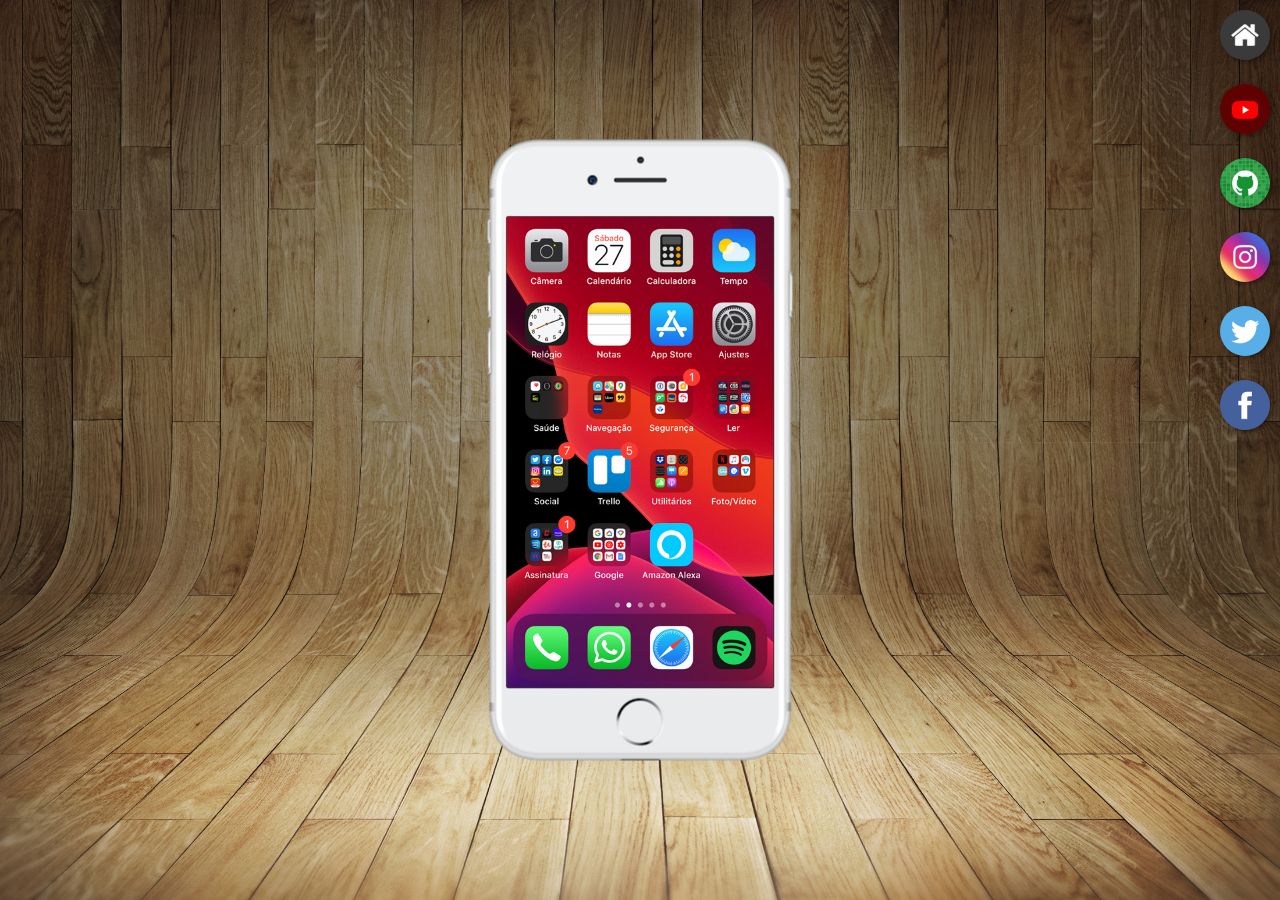
<file: index.html>
<!DOCTYPE html>
<html lang="pt-br">
<head>
    <meta charset="UTF-8">
    <meta http-equiv="X-UA-Compatible" content="IE=edge">
    <meta name="viewport" content="width=device-width, initial-scale=1.0">
    <link rel="shortcut icon" href="favicon.ico" type="image/x-icon">
    <link rel="stylesheet" href="estilos/style.css">
    <title>Projeto Redes Sociais</title>
</head>
<body>
    <main>
        <section id="telefone">
            <iframe src="home.html" name="tela" id="tela" frameborder="0">
                Seu navegador não é compatível com isso.
            </iframe>
        </section>
        <section id="redes-sociais">
            <a href="home.html" target="tela"><img src="imagens/logo-home.jpg" alt="Home"></a><br>
            <a href="youtube.html" target="tela"><img src="imagens/logo-youtube.jpg" alt="YouTube"></a><br>
            <a href="github.html" target="tela"><img src="imagens/logo-github.jpg" alt="GitHub"></a><br>
            <a href="instagram.html" target="tela"><img src="imagens/logo-instagram.jpg" alt="Instagram"></a><br>
            <a href="twitter.html" target="tela"><img src="imagens/logo-twitter.jpg" alt="Twitter"></a><br>
            <a href="fabebook.html" target="tela"><img src="imagens/logo-facebook.jpg" alt="Facebook"></a><br>

        </section>
    </main>
</body>
</html>
</file>
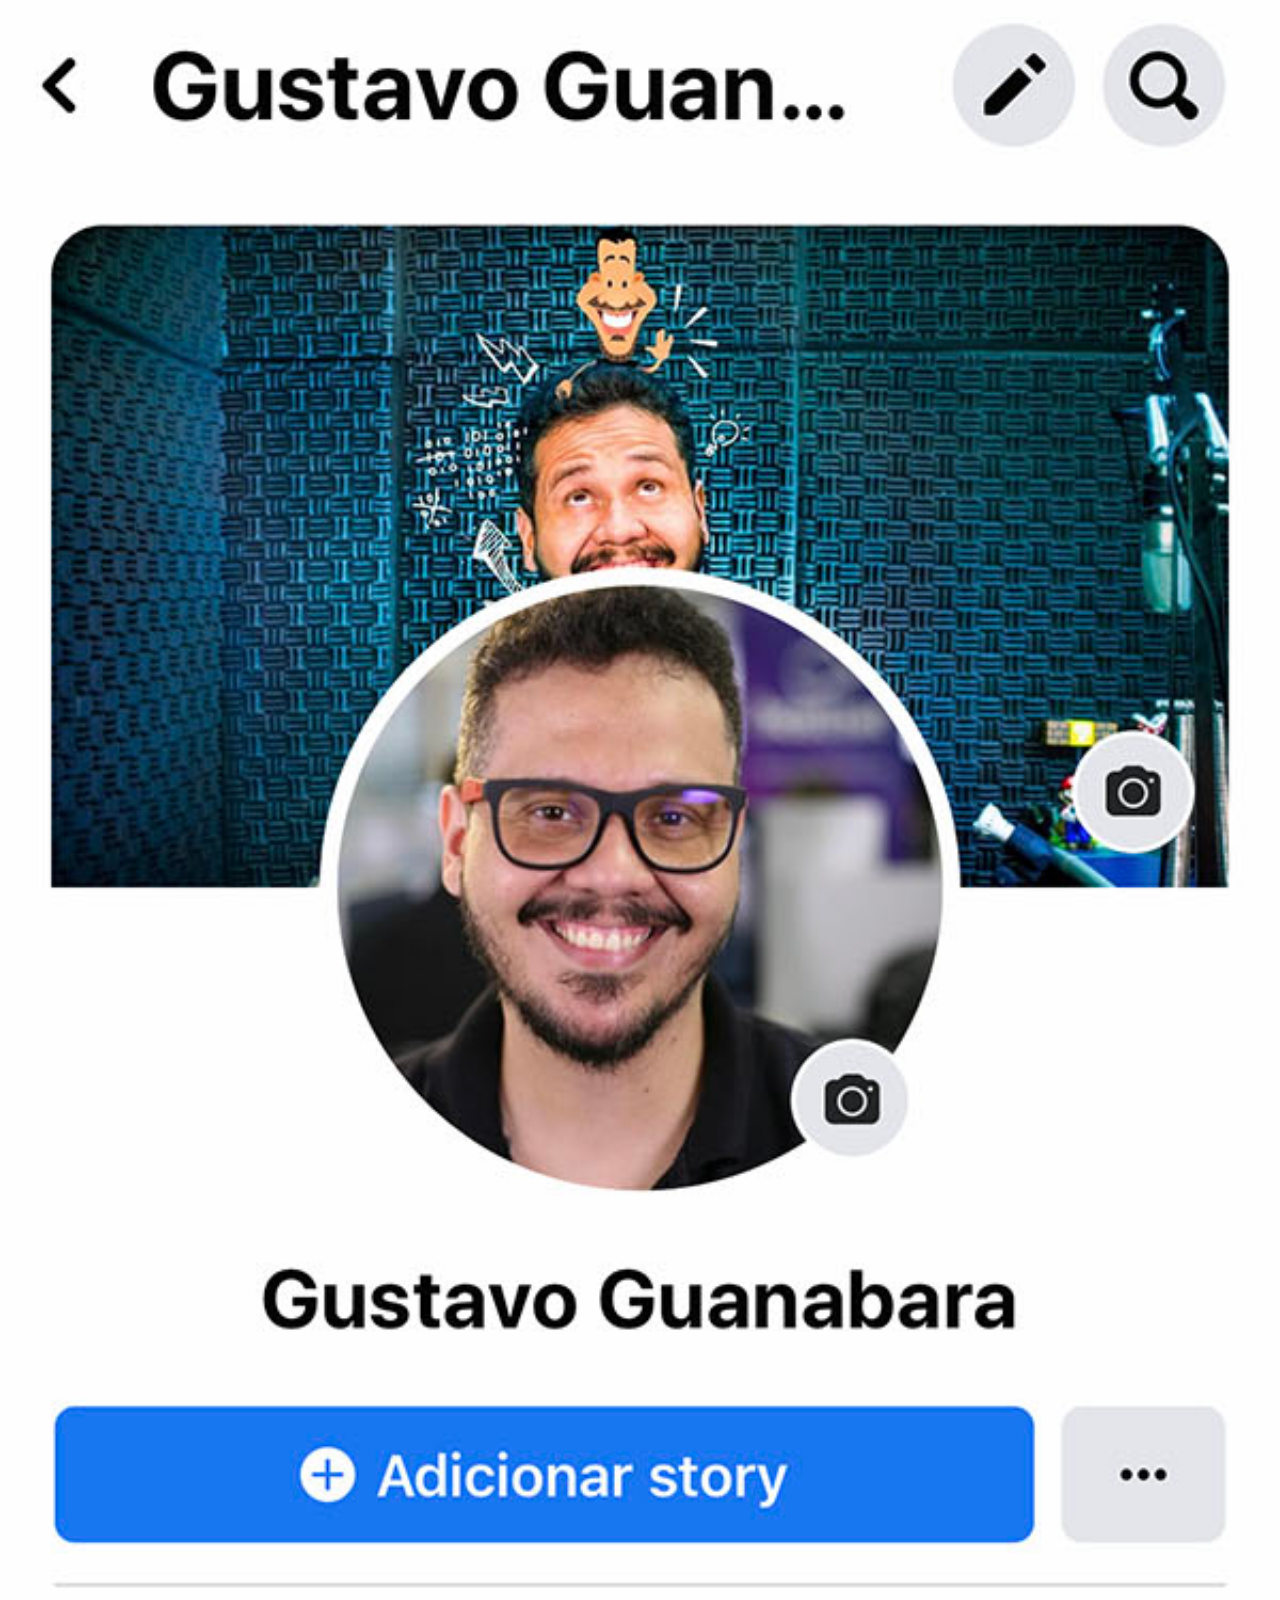
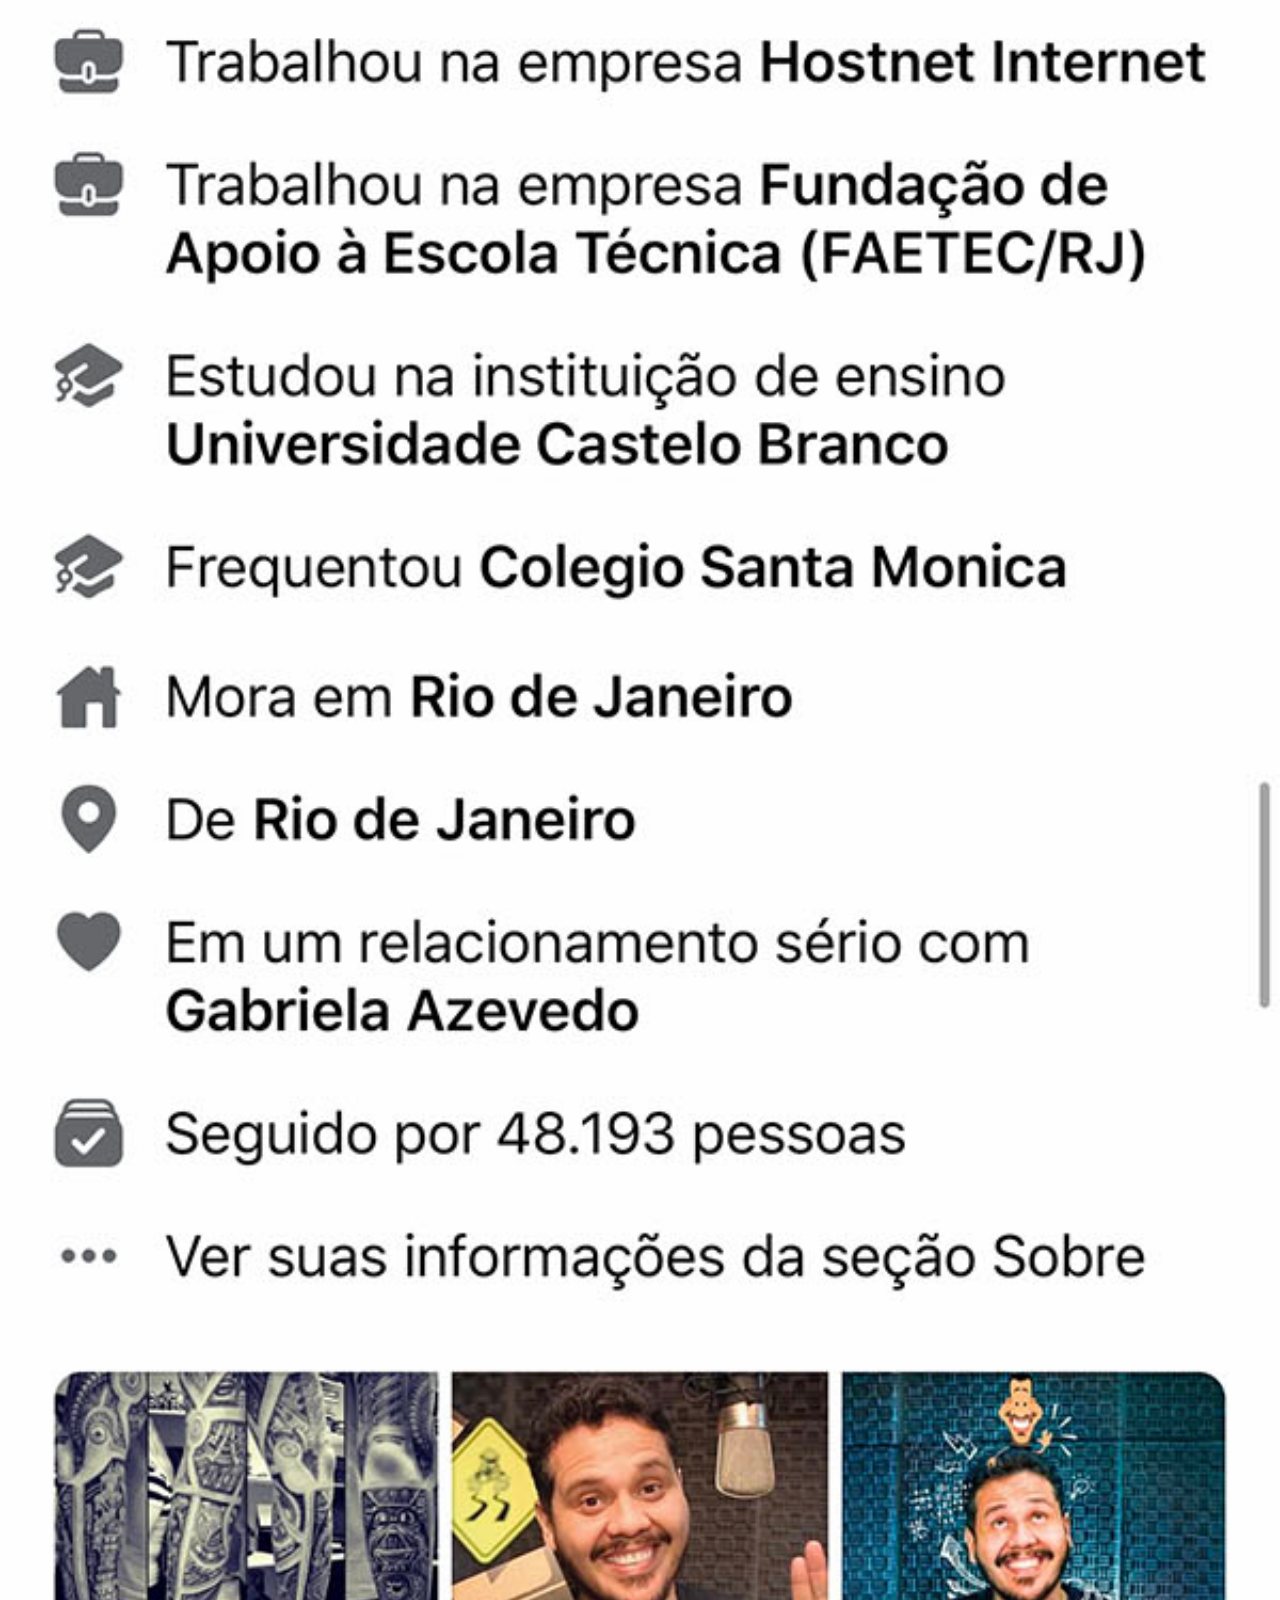
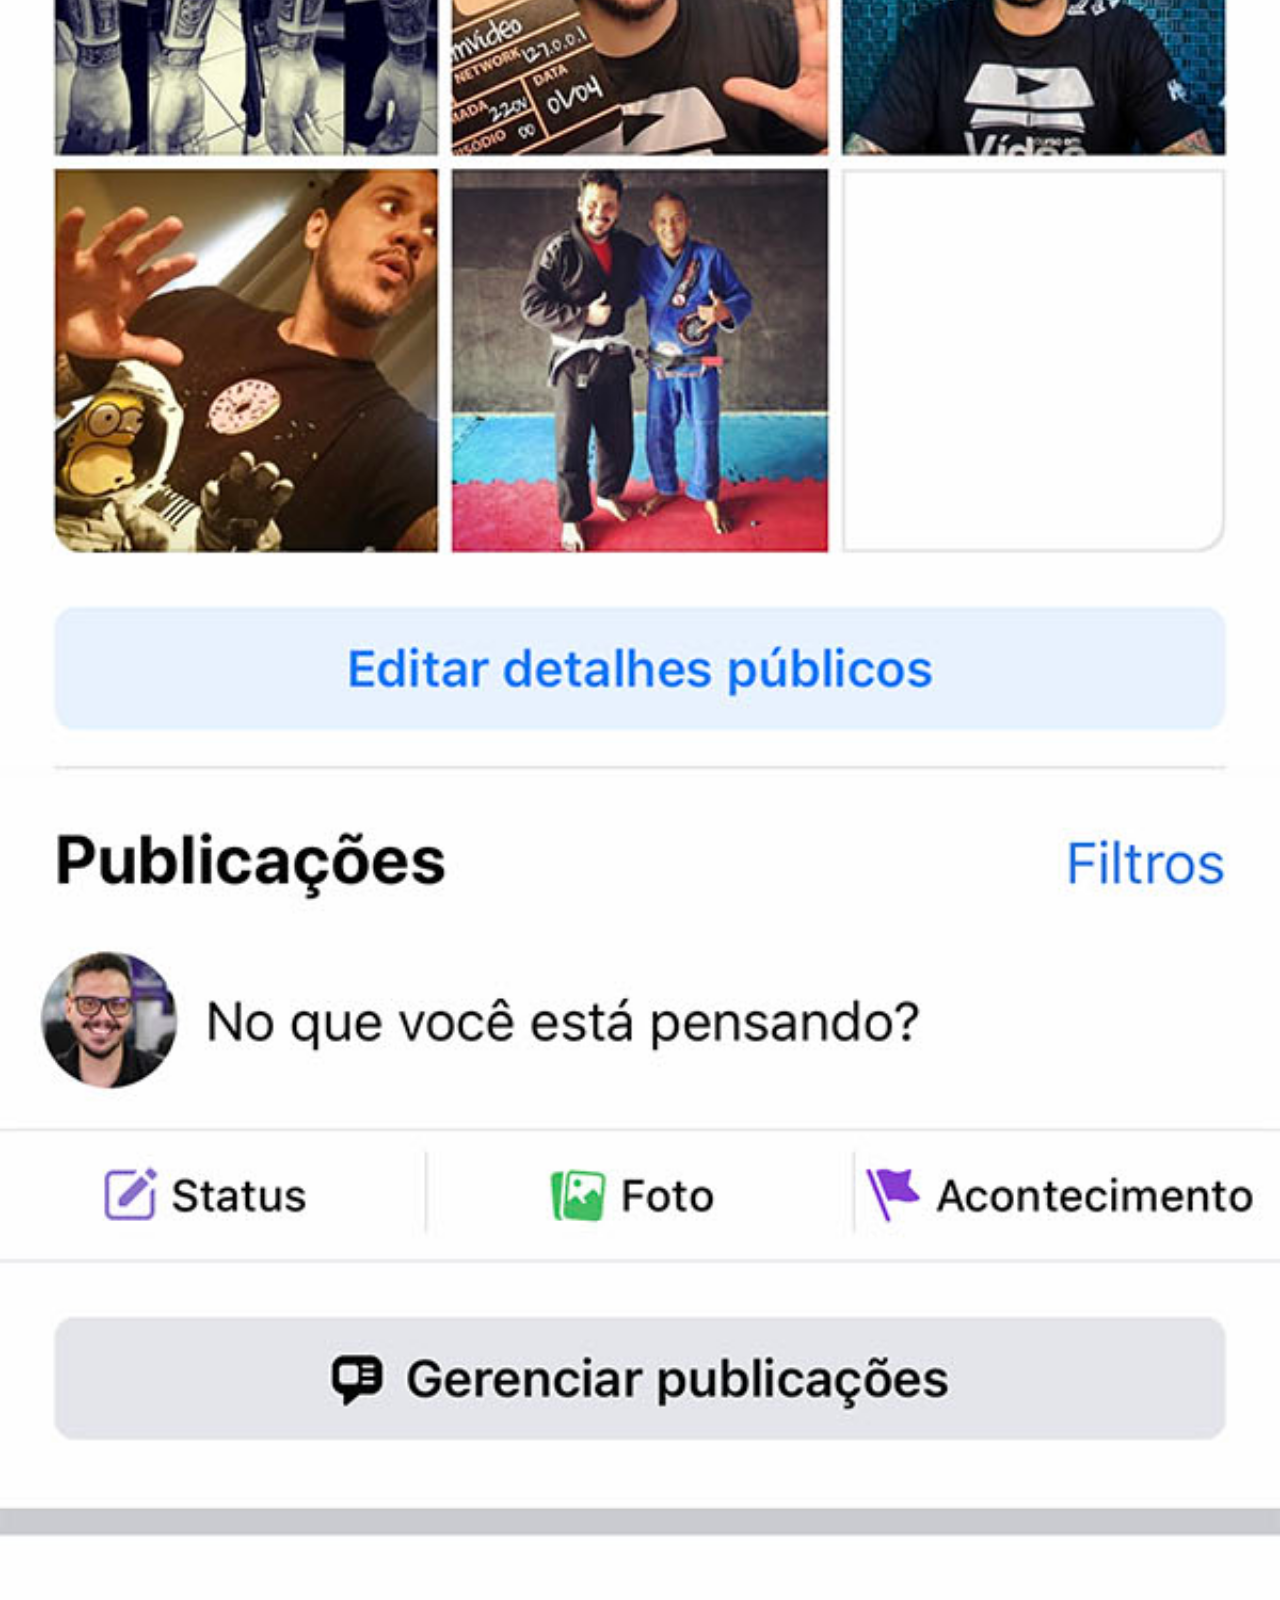
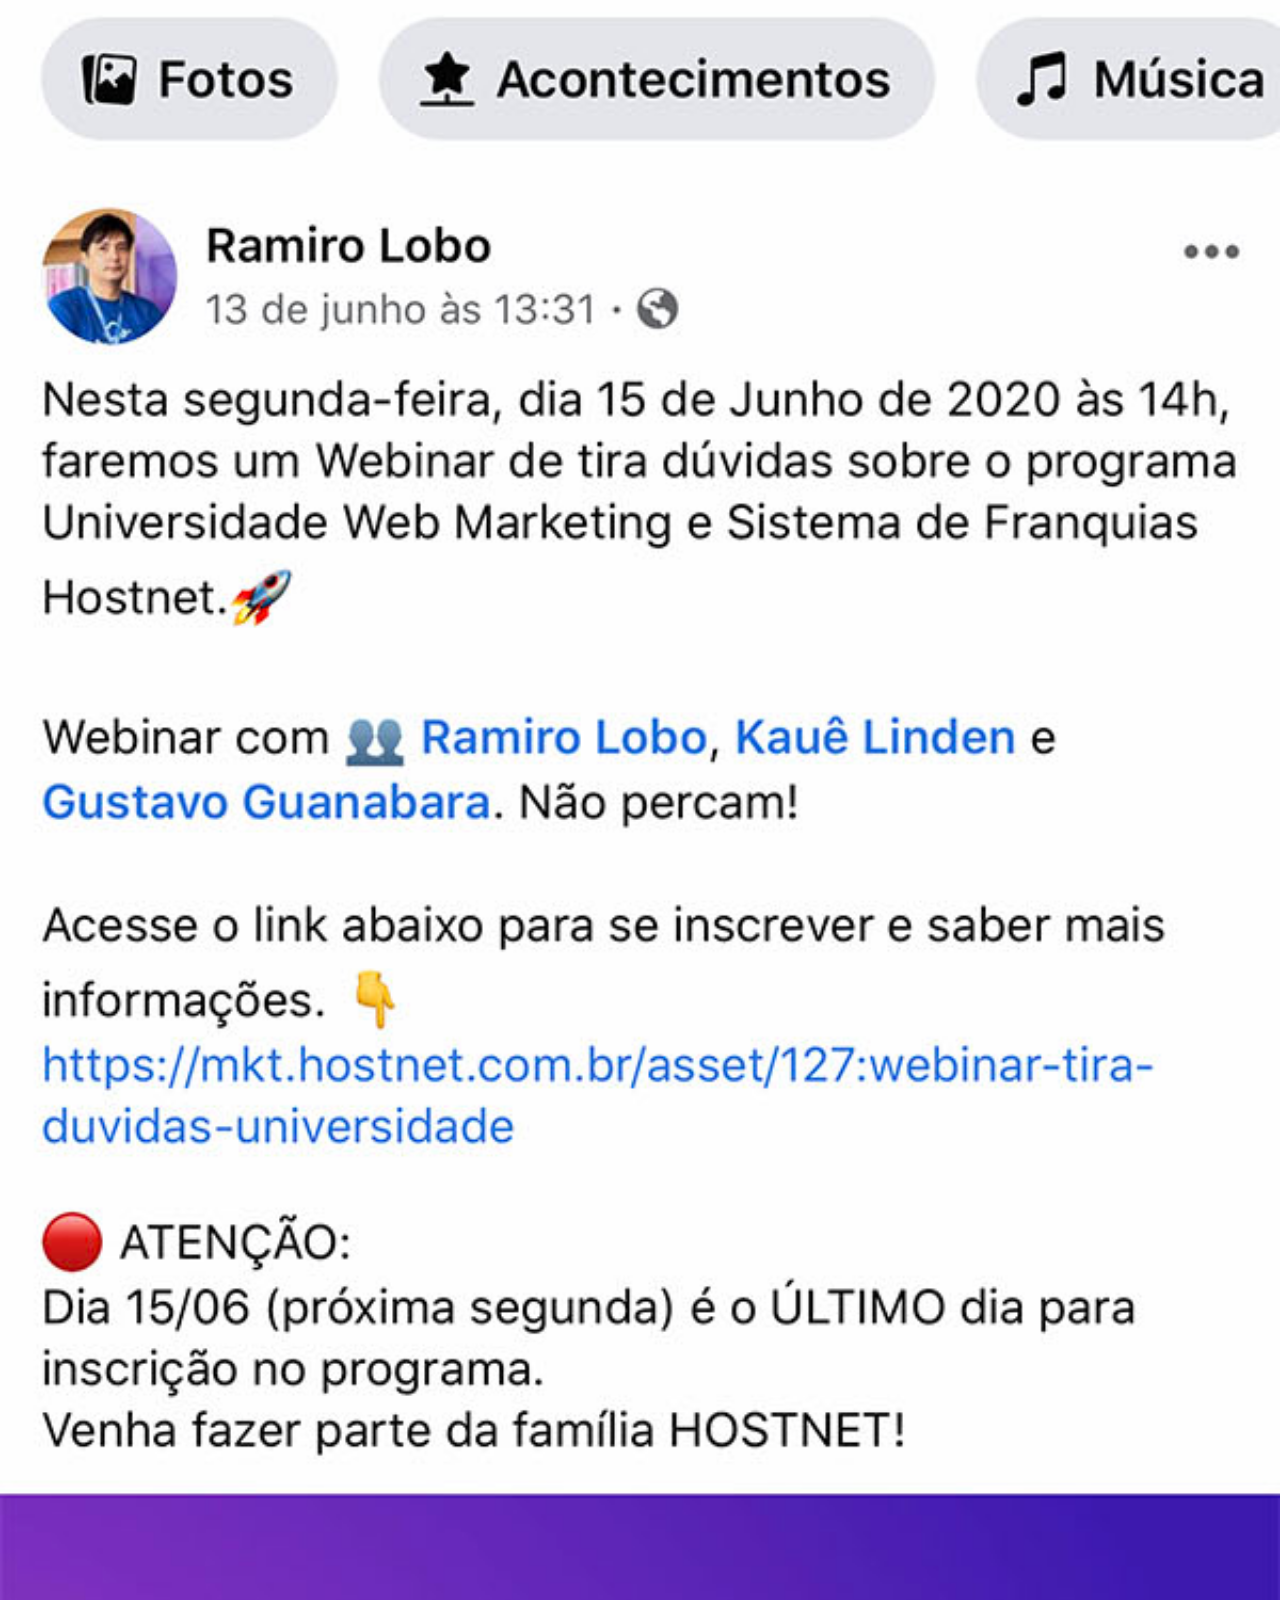
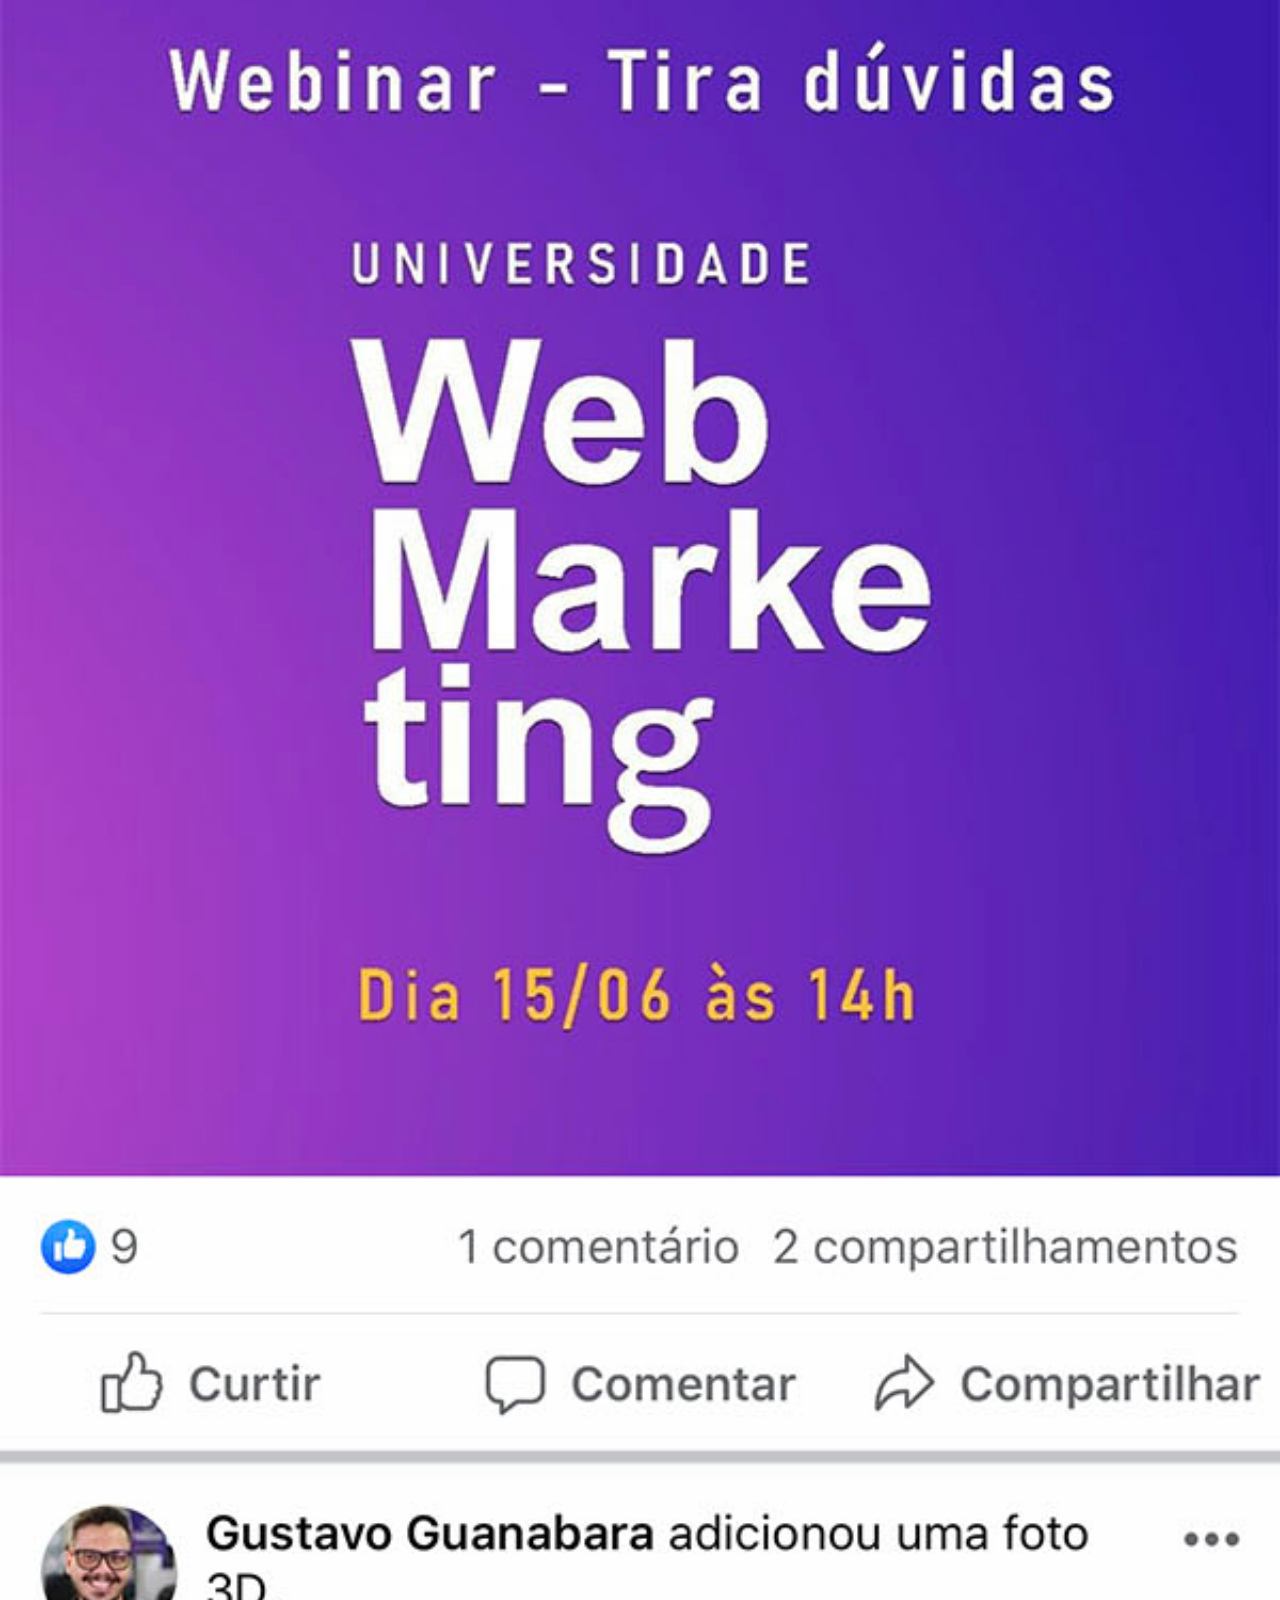
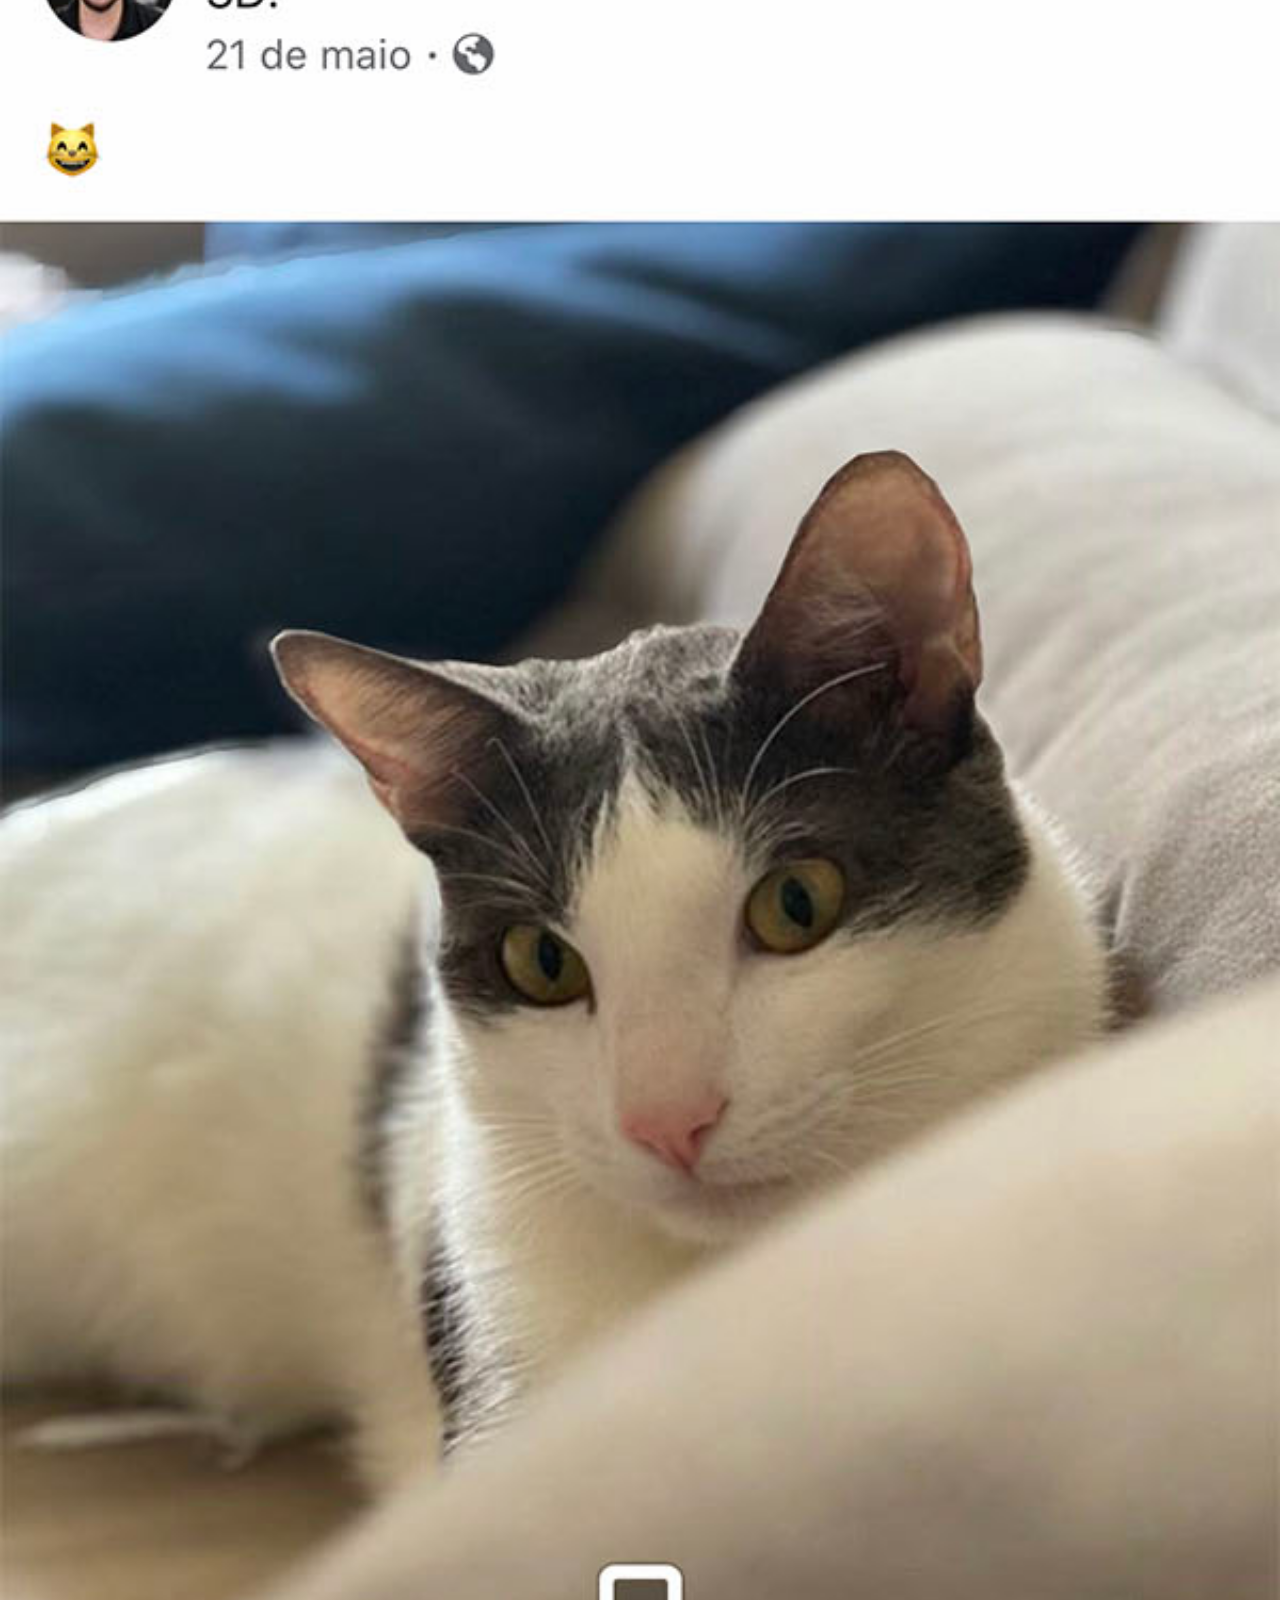
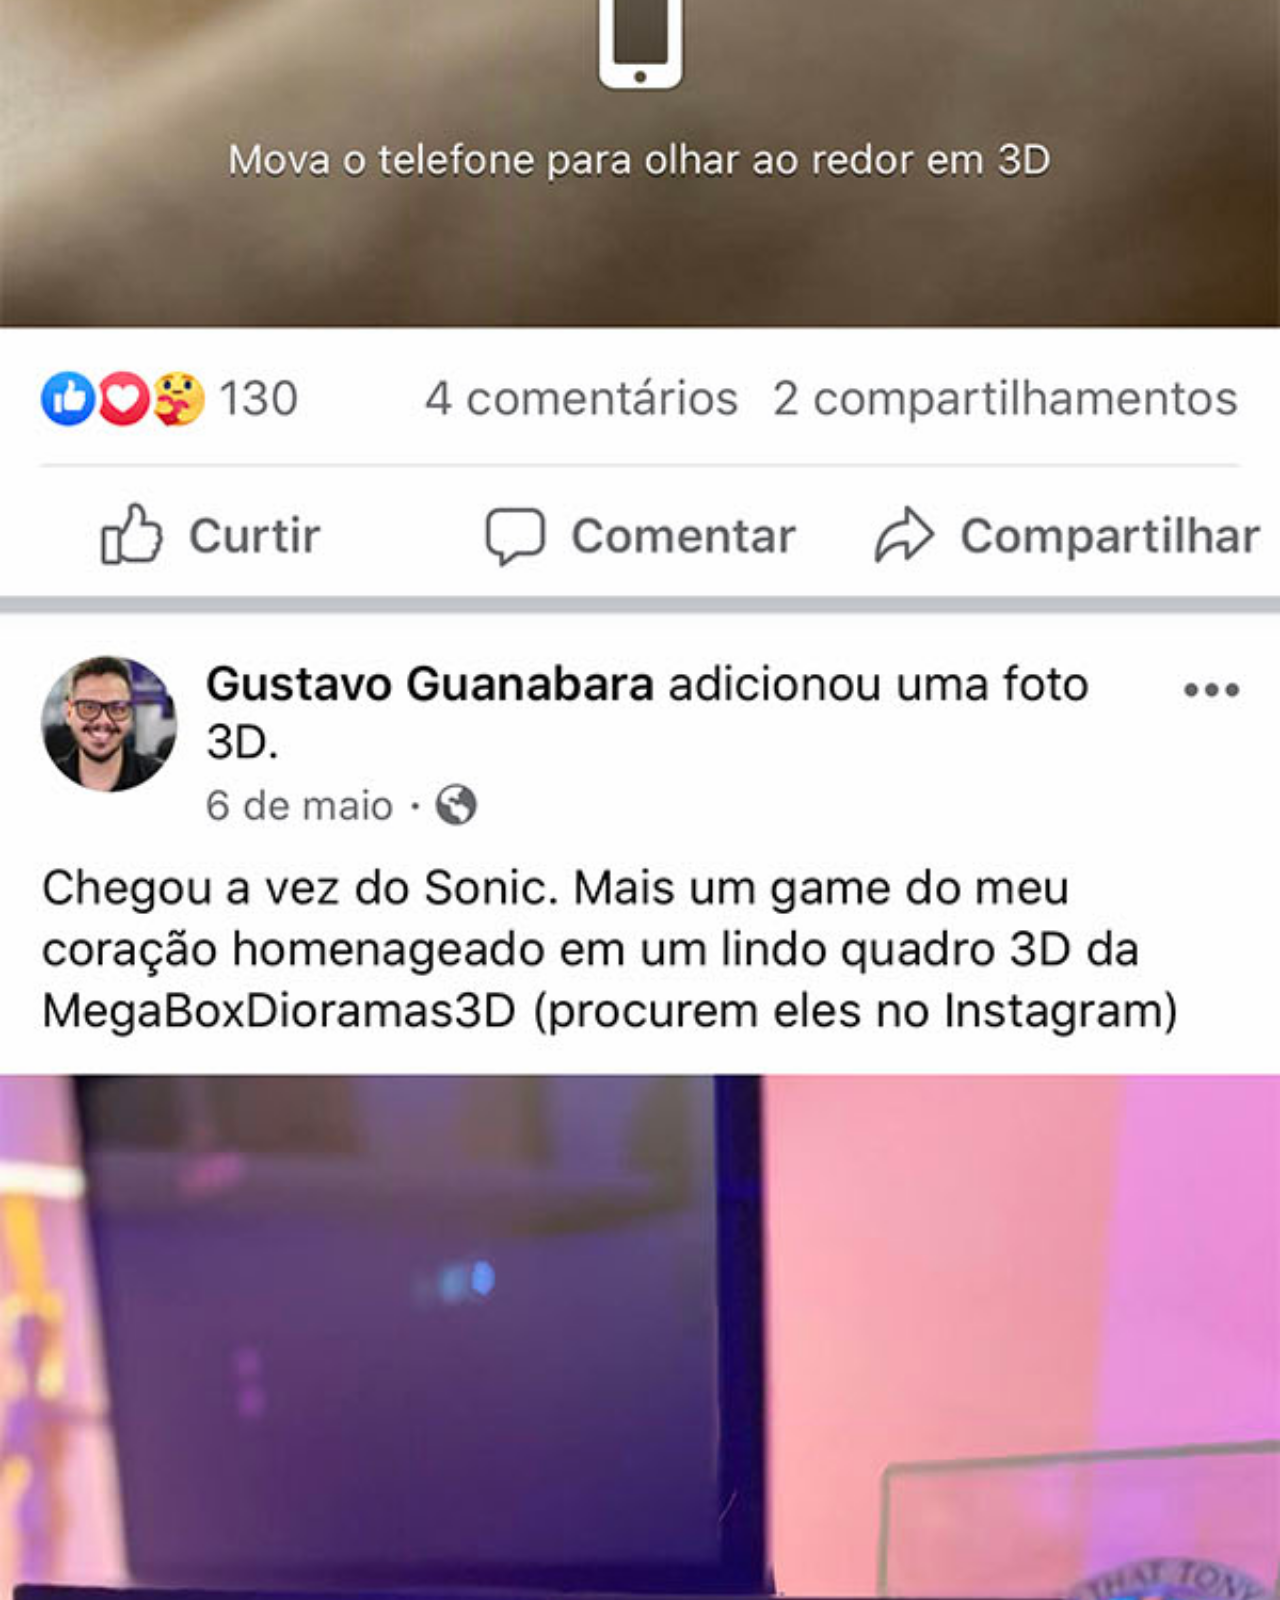
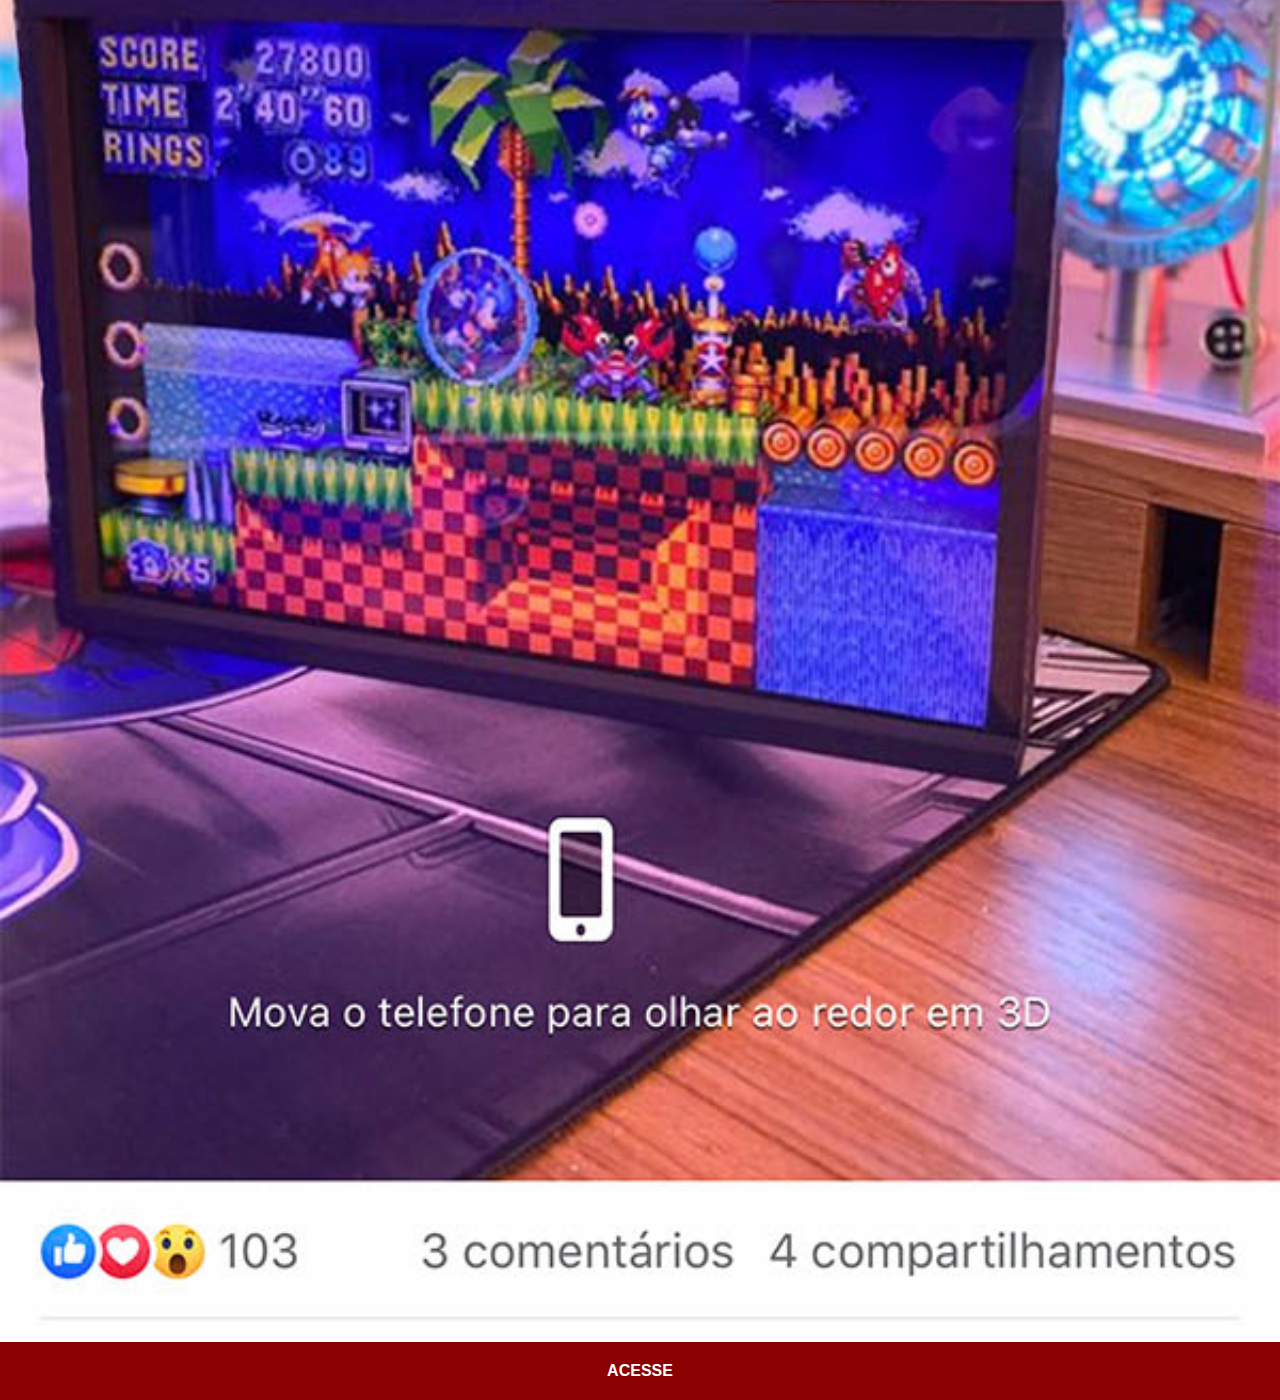
<file: fabebook.html>
<!DOCTYPE html>
<html lang="pt-br">
<head>
    <meta charset="UTF-8">
    <meta http-equiv="X-UA-Compatible" content="IE=edge">
    <meta name="viewport" content="width=device-width, initial-scale=1.0">
    <title>Facebook</title>
    <link rel="stylesheet" href="estilos/social.css">
</head>
<body>
    <img src="imagens/tela-facebook.jpg" alt="Facebok">
    <a href="https://www.facebook.com/" target="_blank">ACESSE</a>
</body>
</html>
</file>
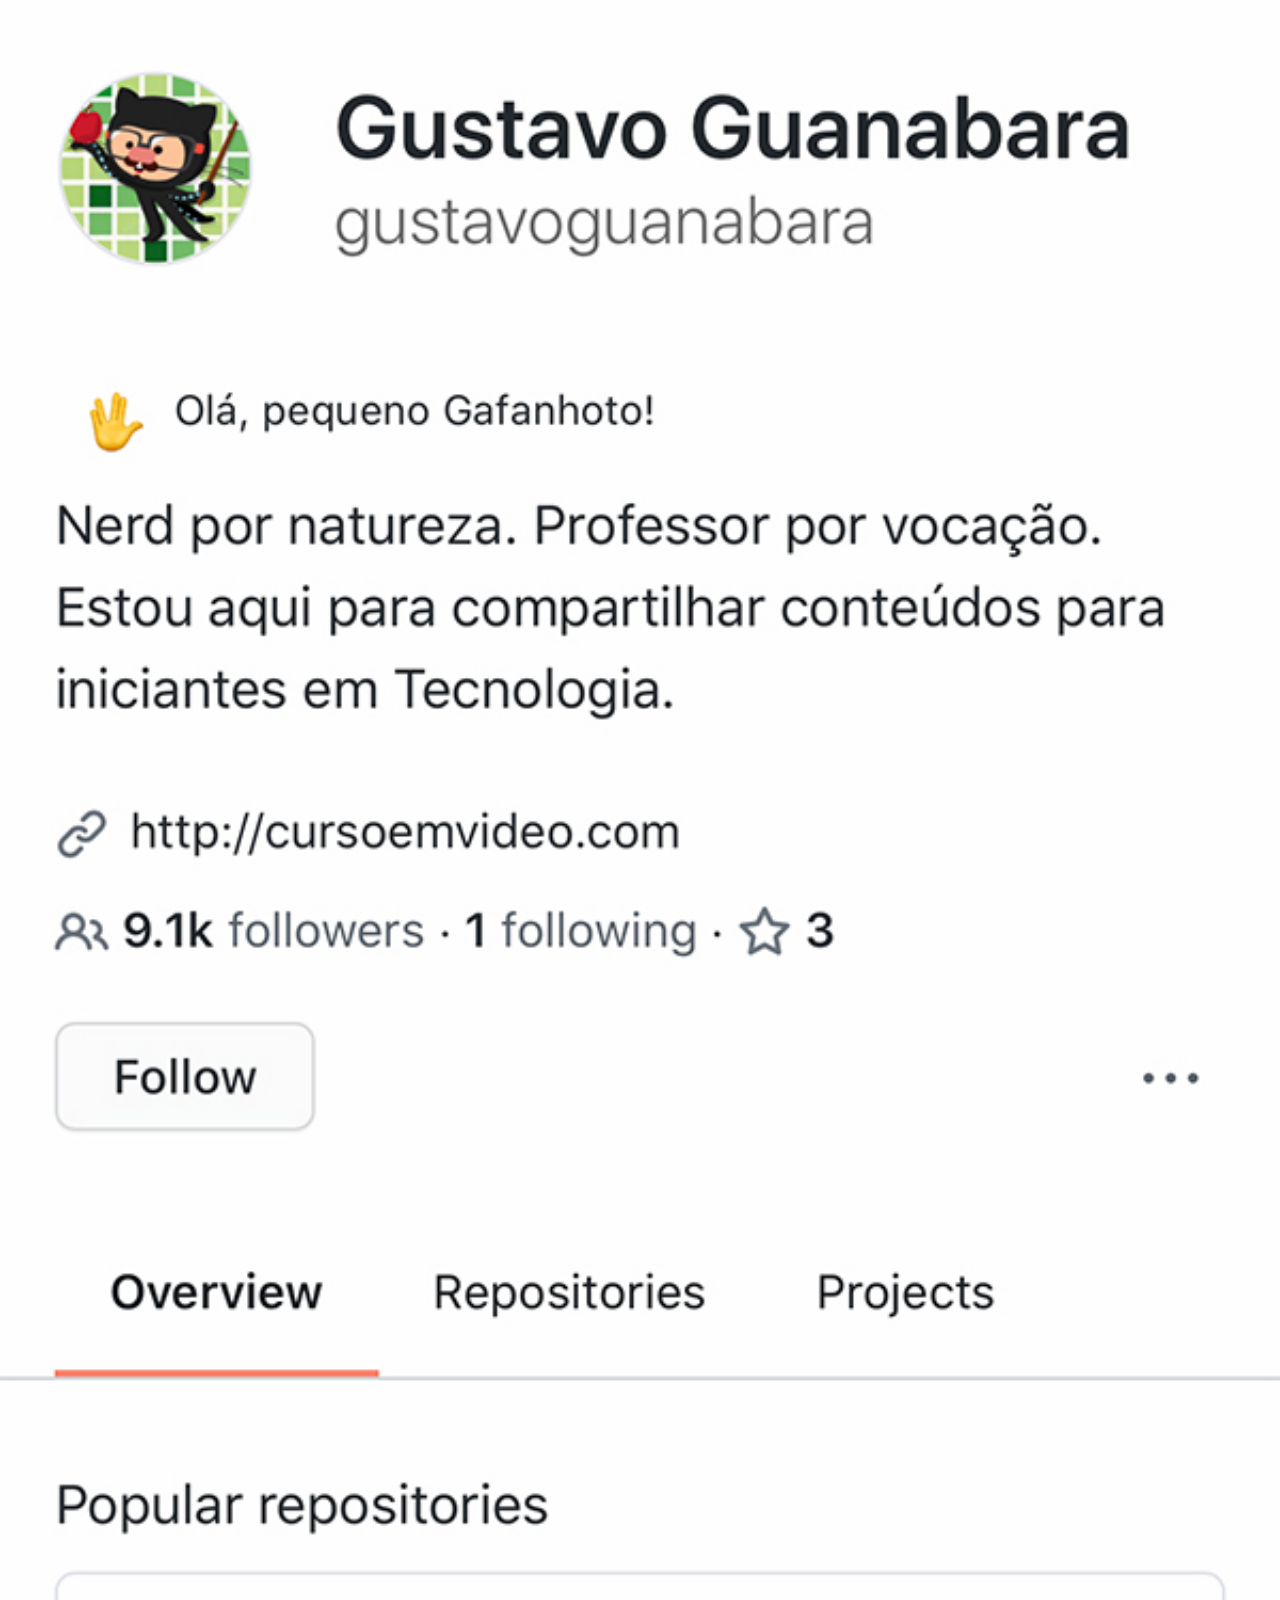
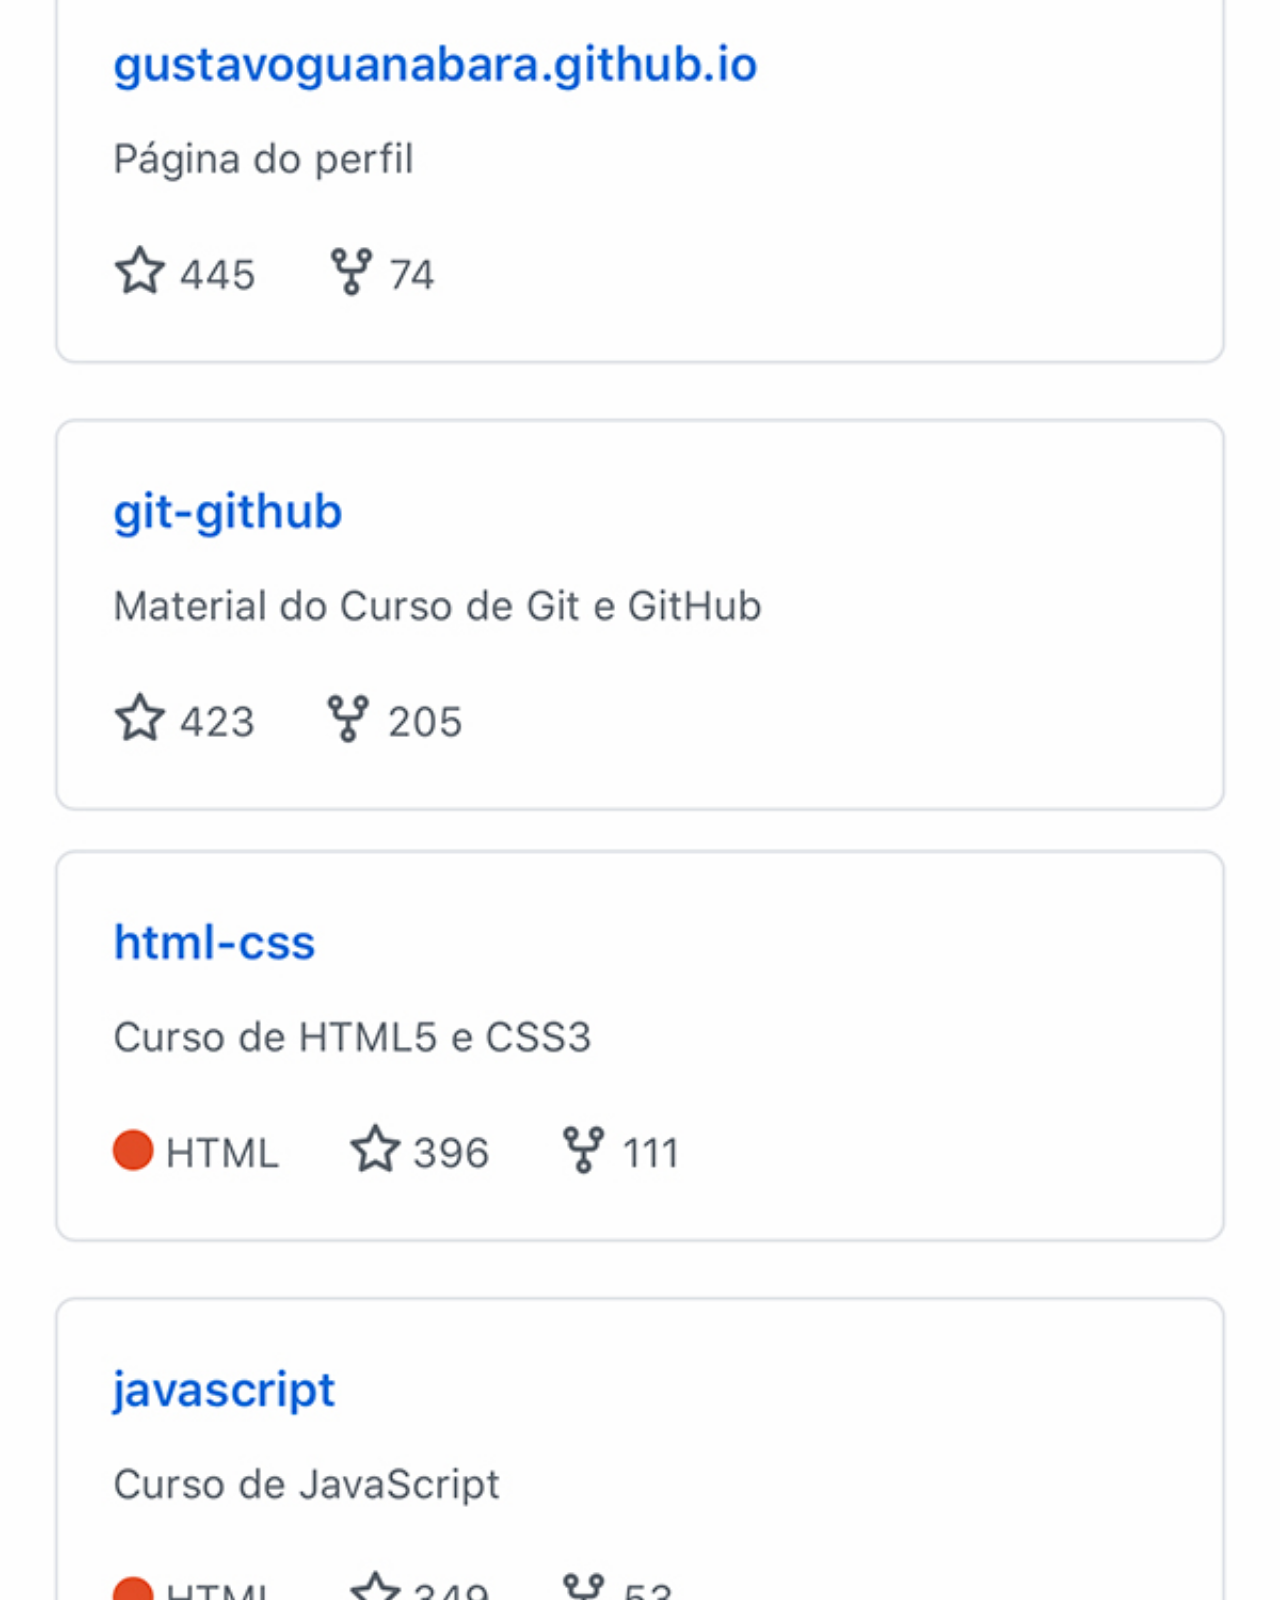
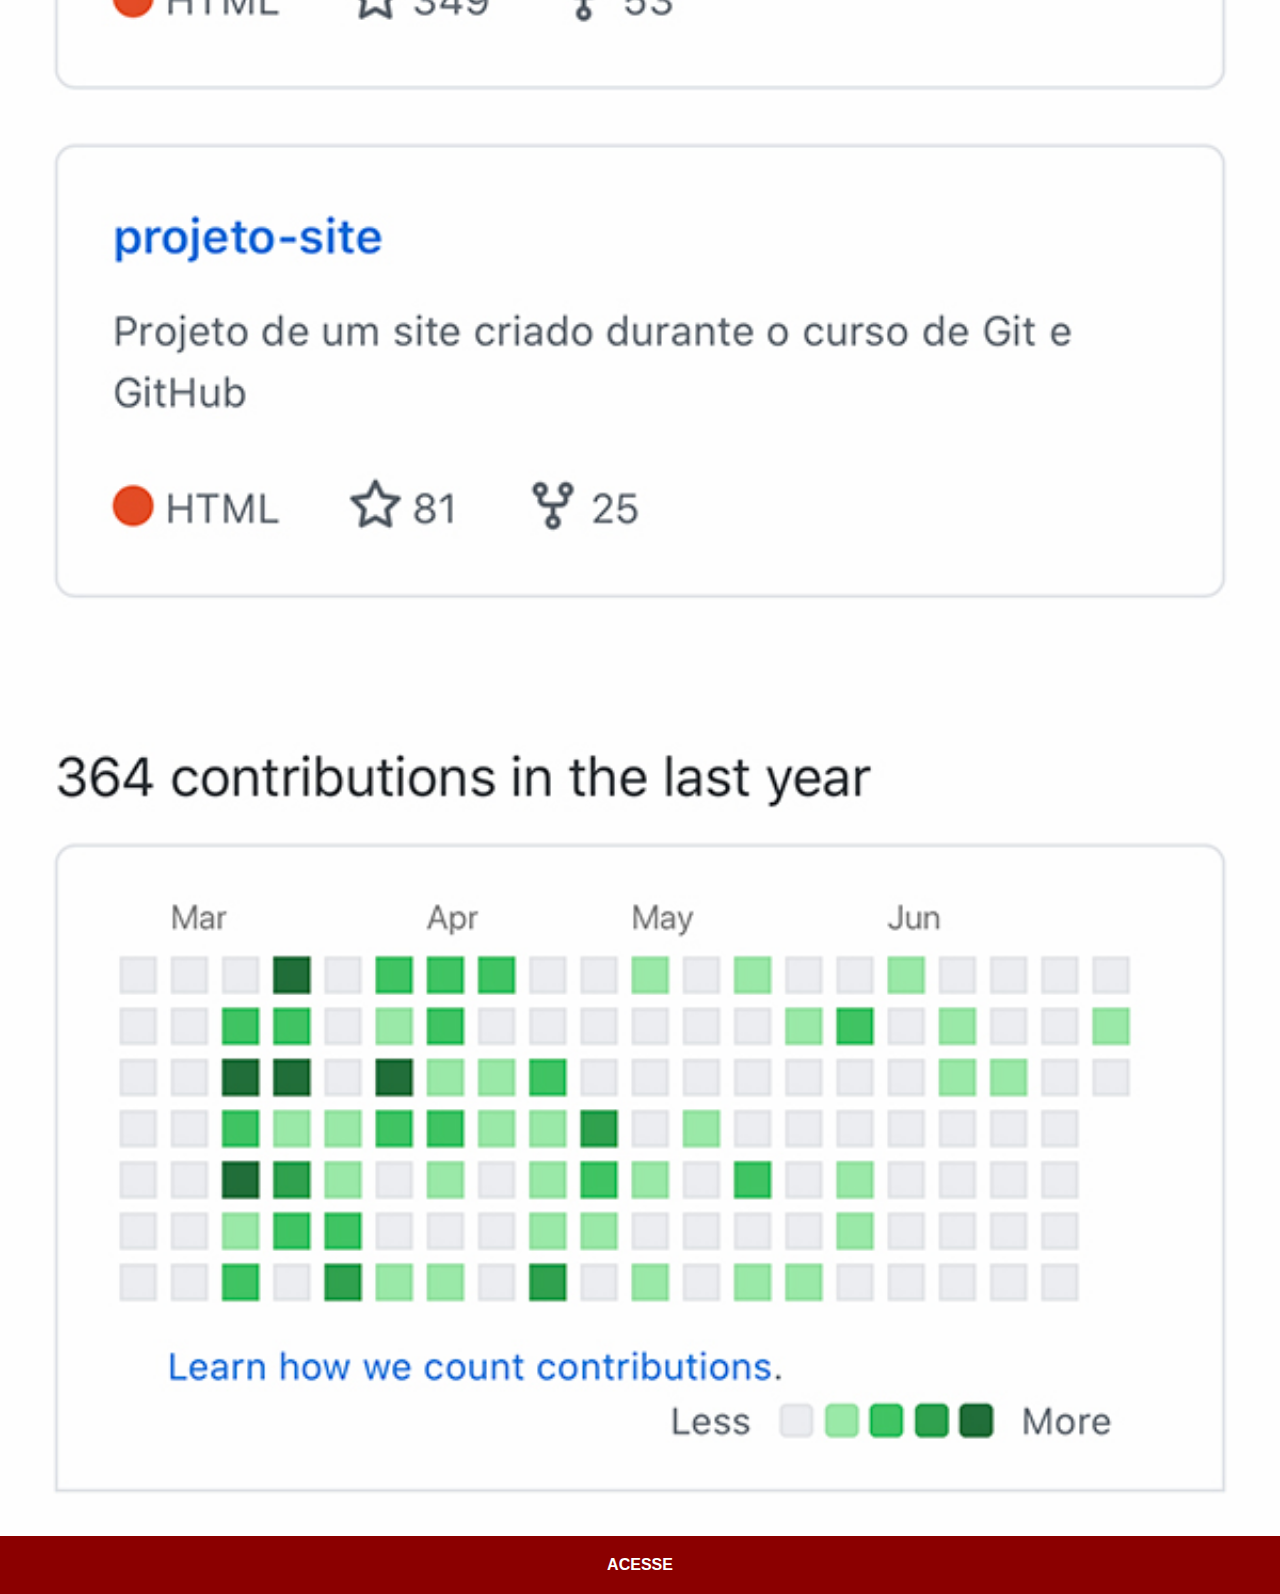
<file: github.html>
<!DOCTYPE html>
<html lang="pt-br">
<head>
    <meta charset="UTF-8">
    <meta http-equiv="X-UA-Compatible" content="IE=edge">
    <meta name="viewport" content="width=device-width, initial-scale=1.0">
    <title>GitHub</title>
    <link rel="stylesheet" href="estilos/social.css">
</head>
<body>
    <img src="imagens/tela-github.jpg" alt="GitHub">
    <a href="https://github.com/gustavoguanabara" target="_blank">ACESSE</a>
</body>
</html>
</file>
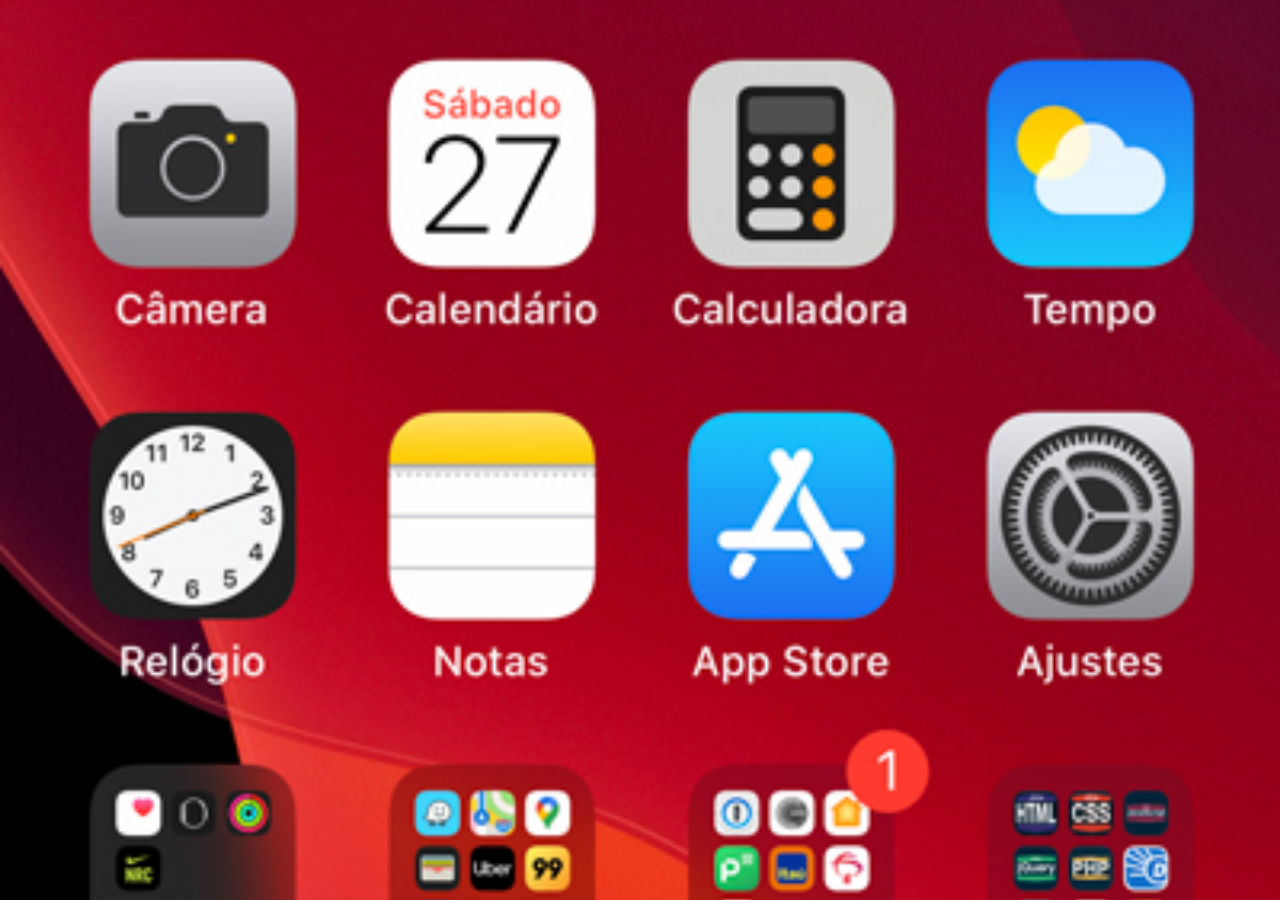
<file: home.html>
<!DOCTYPE html>
<html lang="pt-br">
<head>
    <meta charset="UTF-8">
    <meta http-equiv="X-UA-Compatible" content="IE=edge">
    <meta name="viewport" content="width=device-width, initial-scale=1.0">
    <title>Home</title>
    <style>
        *{
            margin: 0px;
            padding: 0px;
        }
        body{
            width: 100vw;
            height: 100hh;
            background: black url(imagens/tela-home.jpg) no-repeat top center;
            background-size: cover;
        }
    </style>
</head>
<body>
    
</body>
</html>
</file>
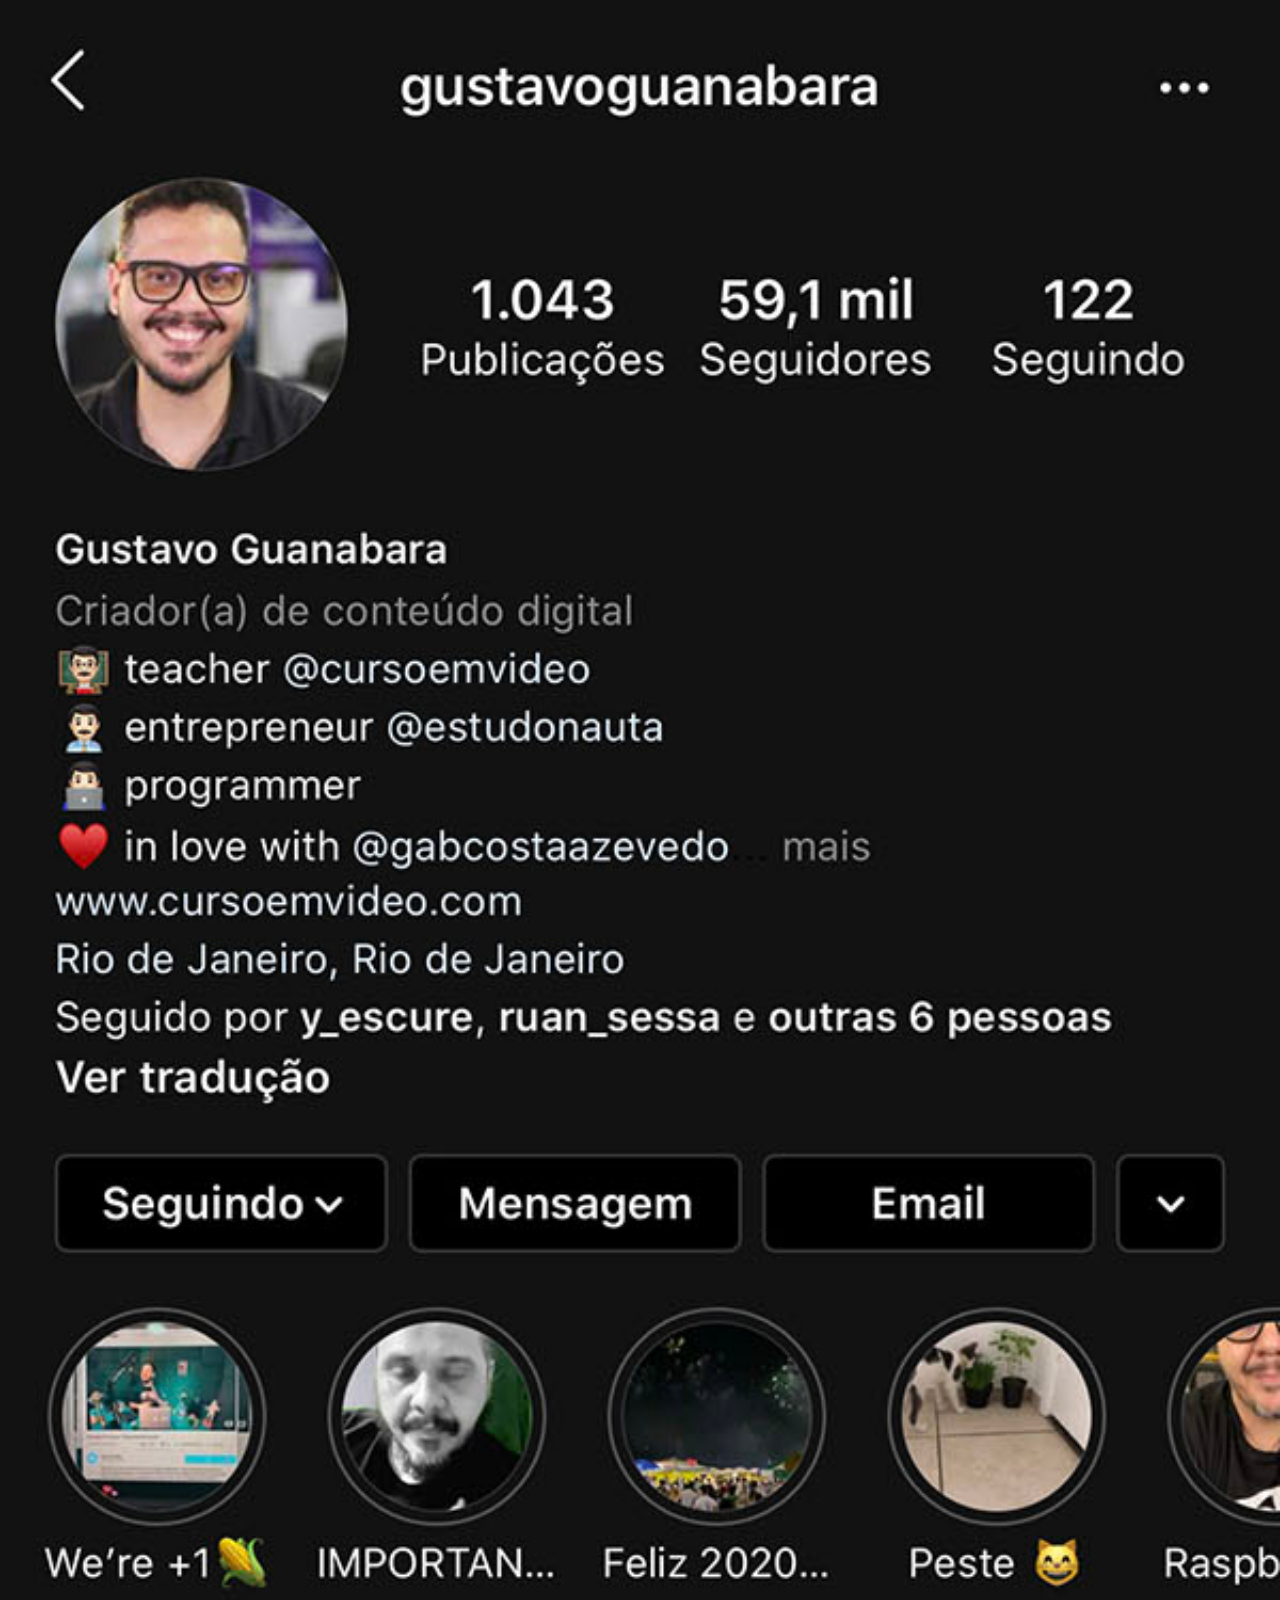
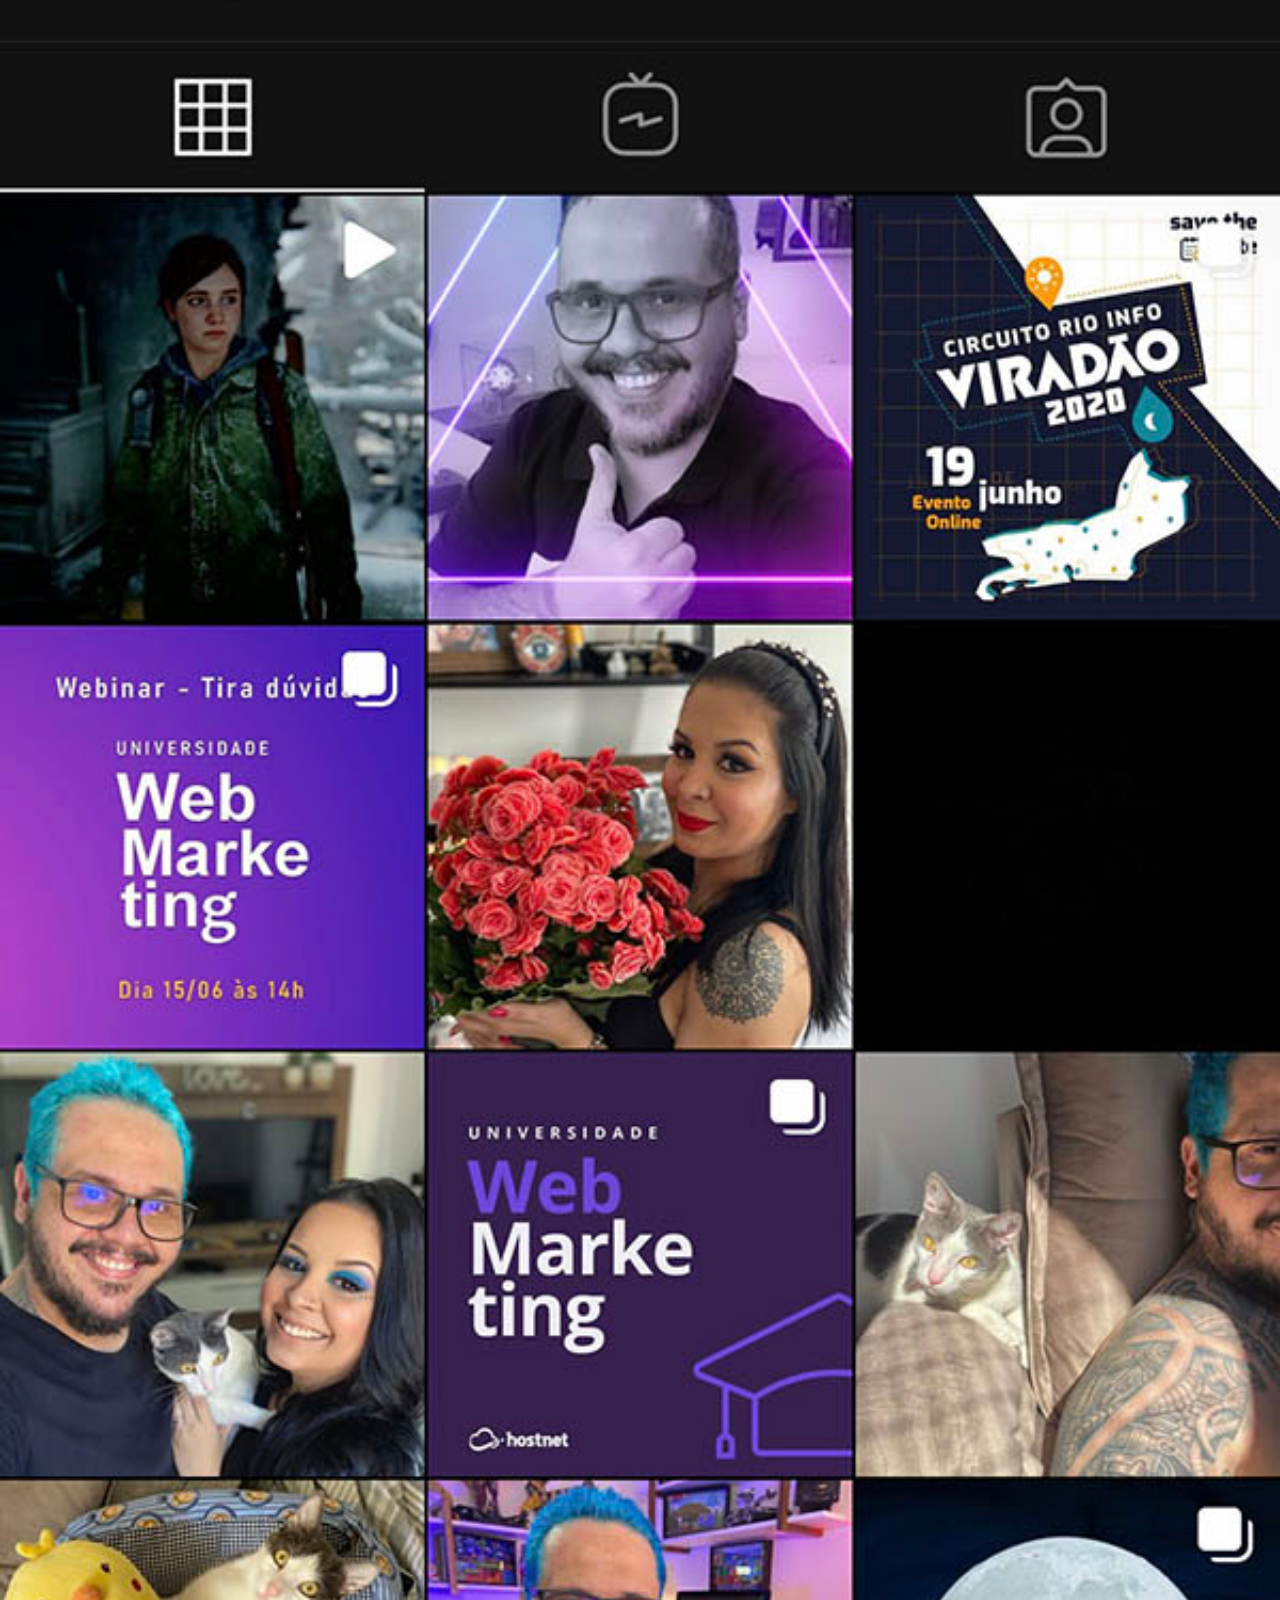
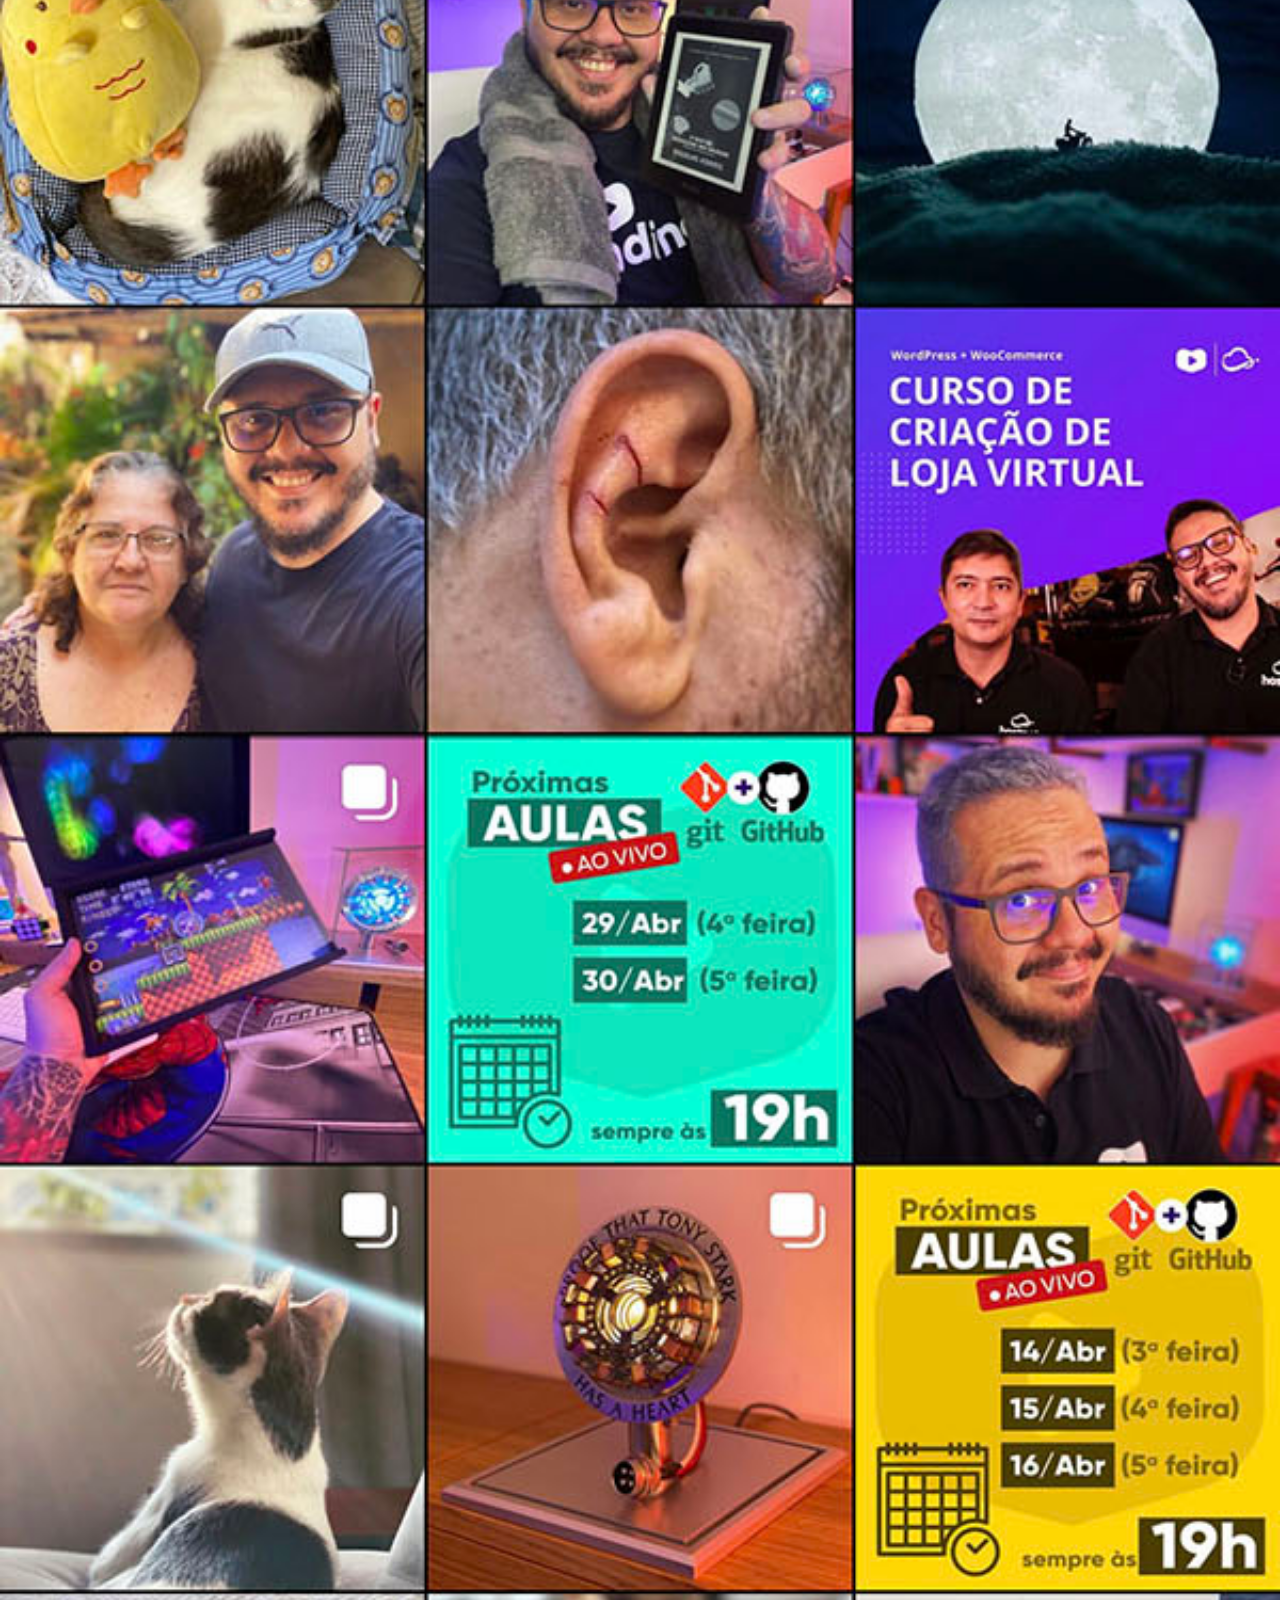
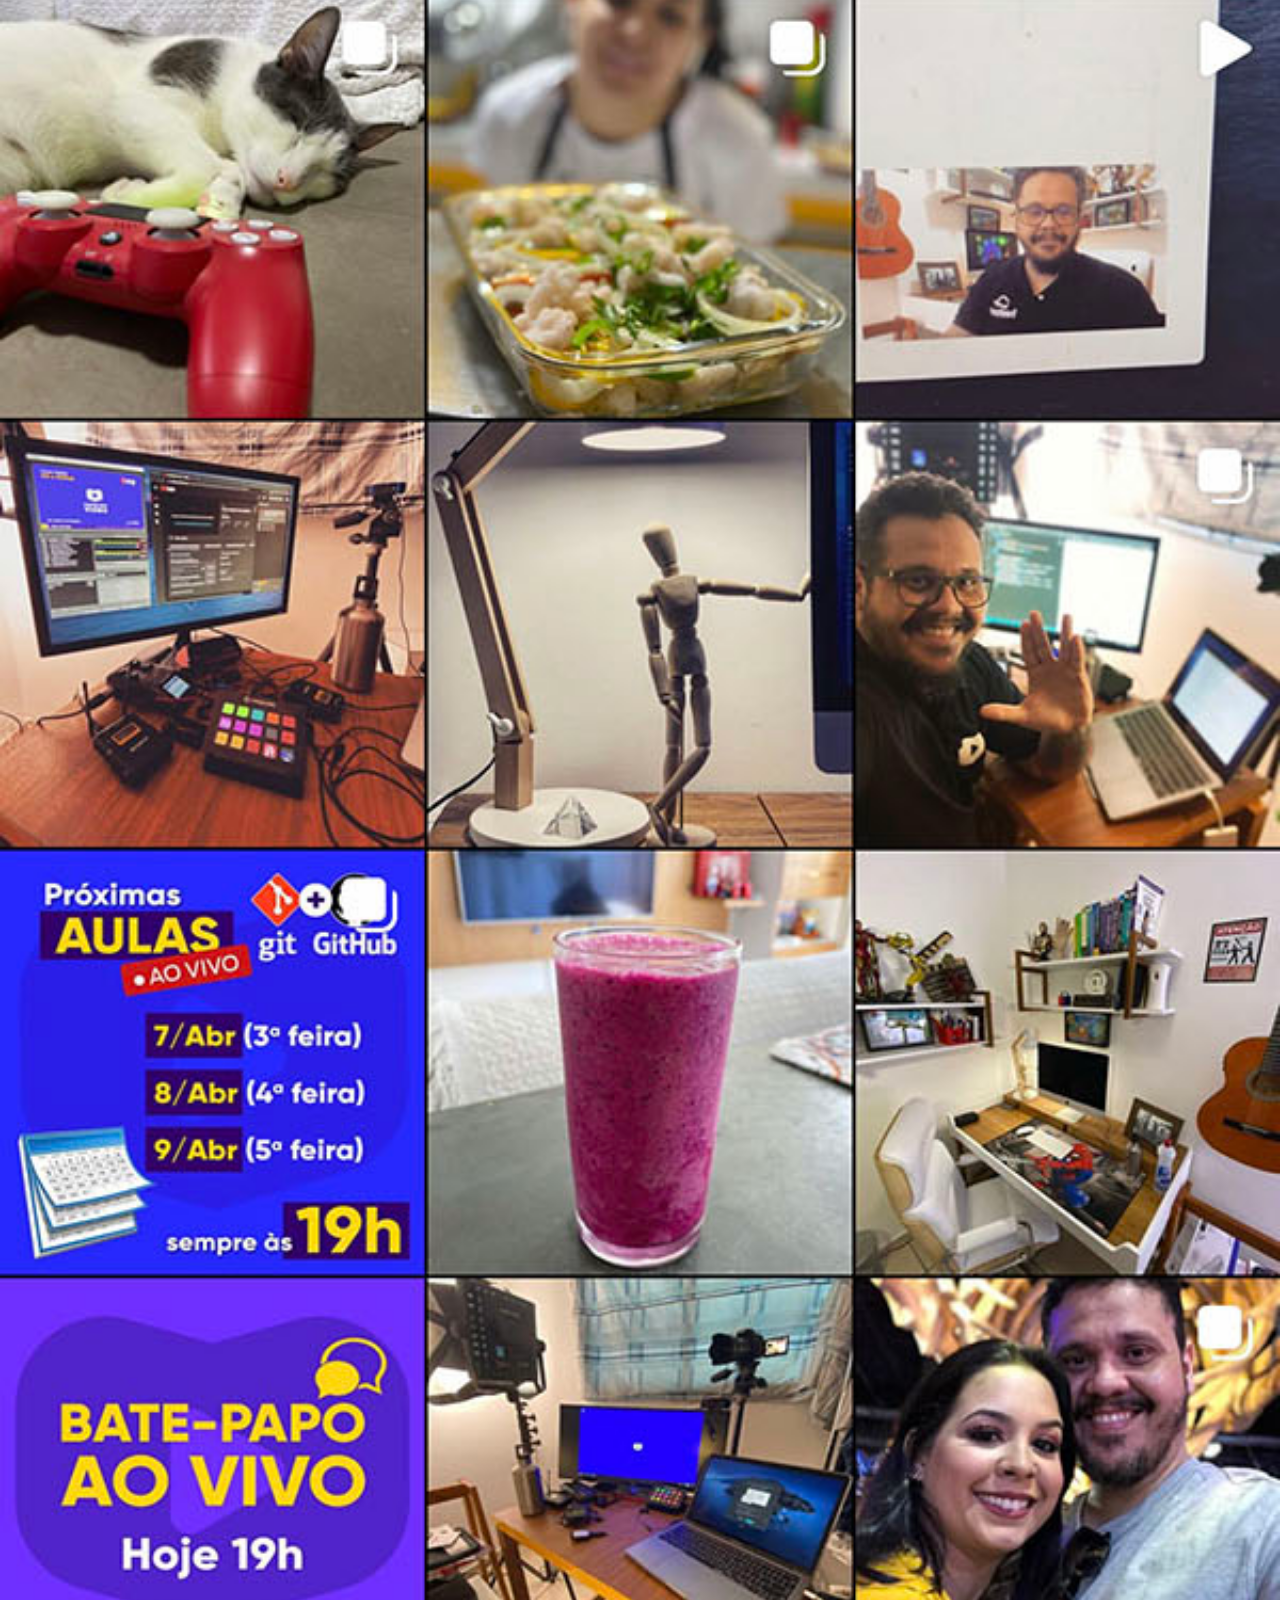
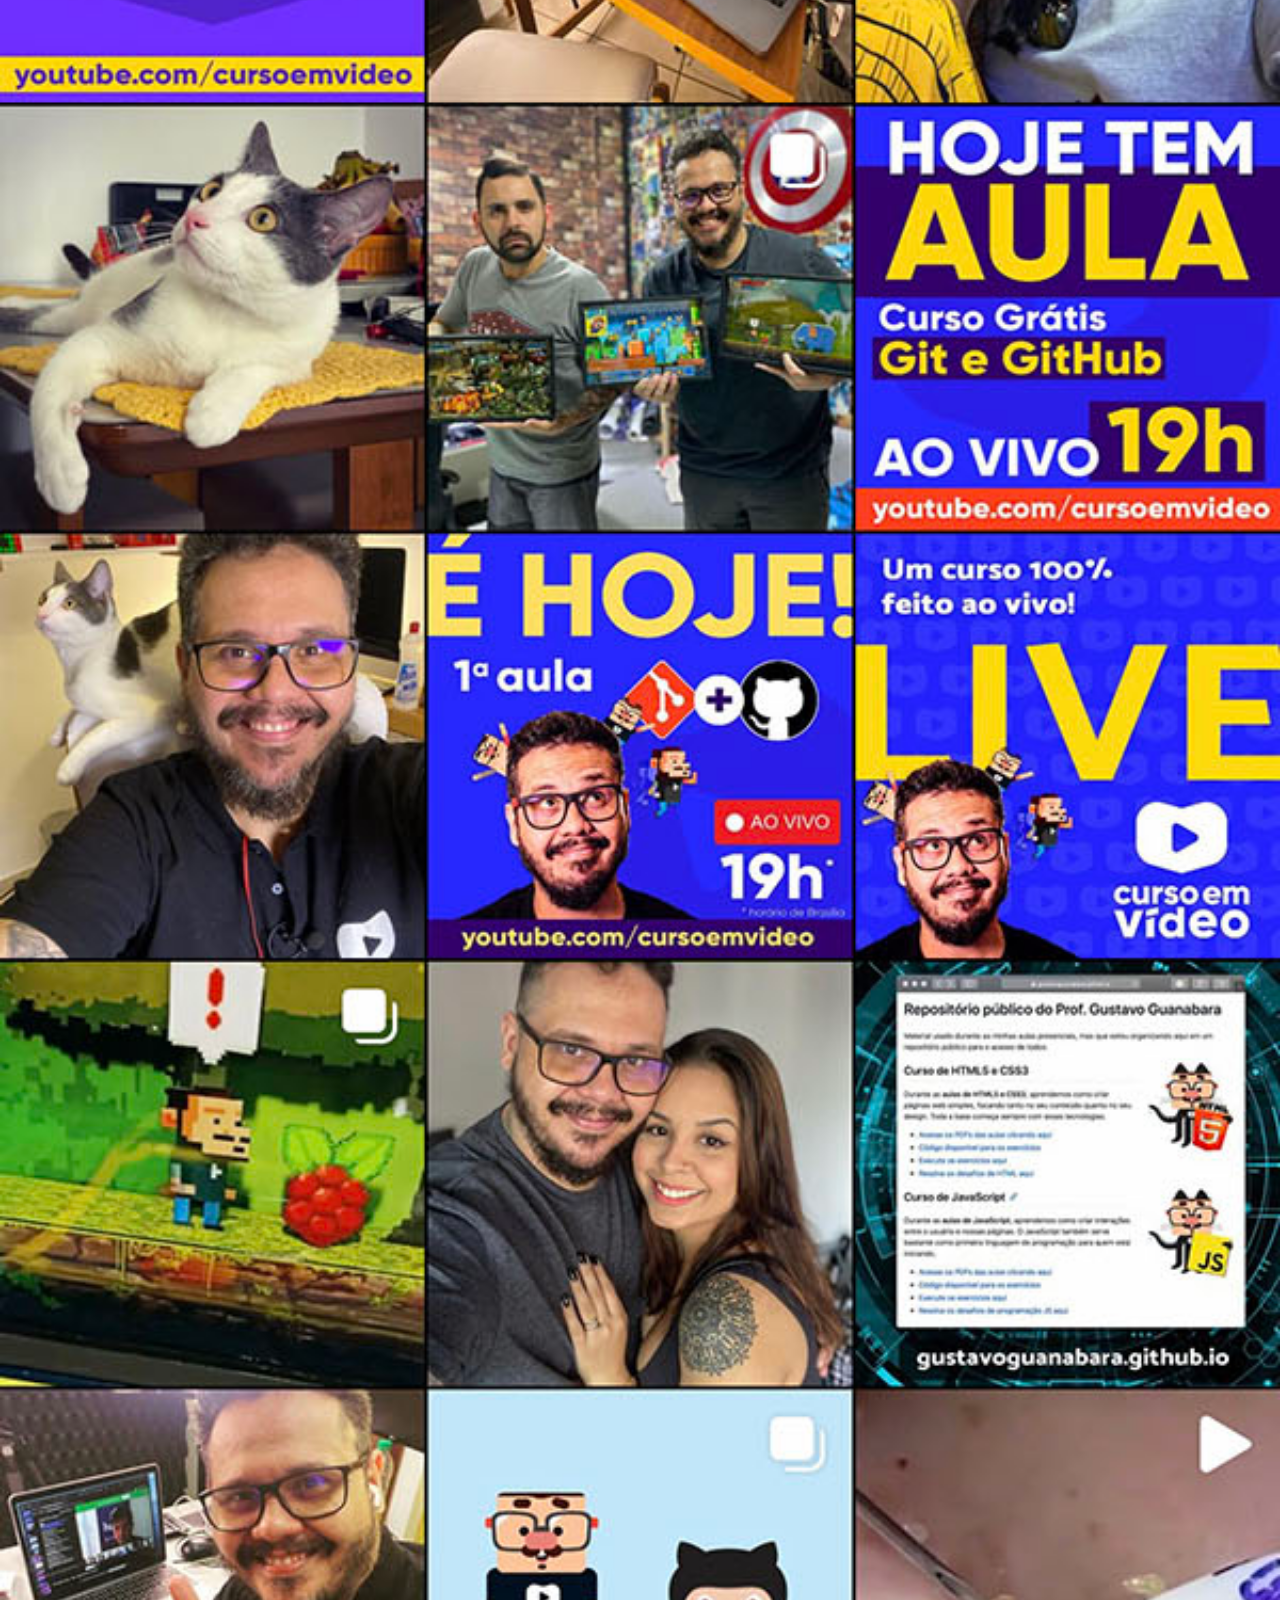
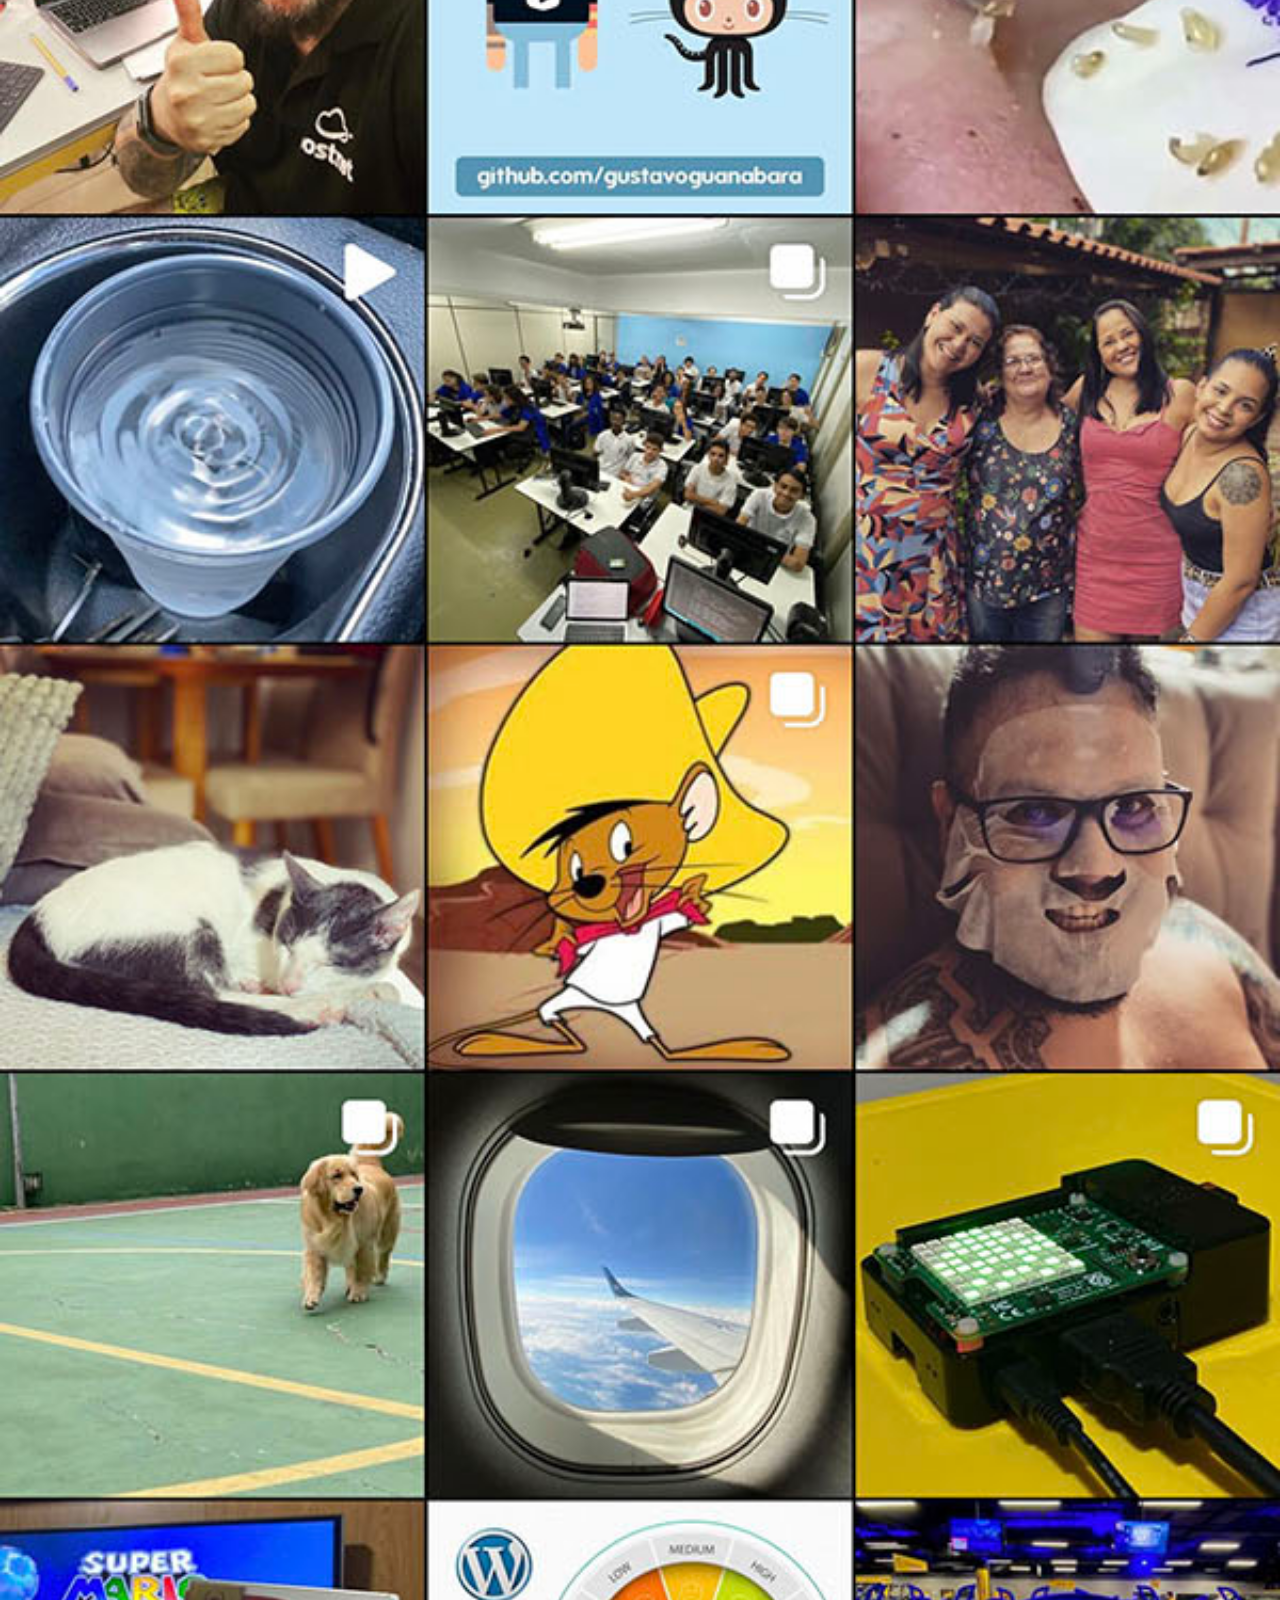
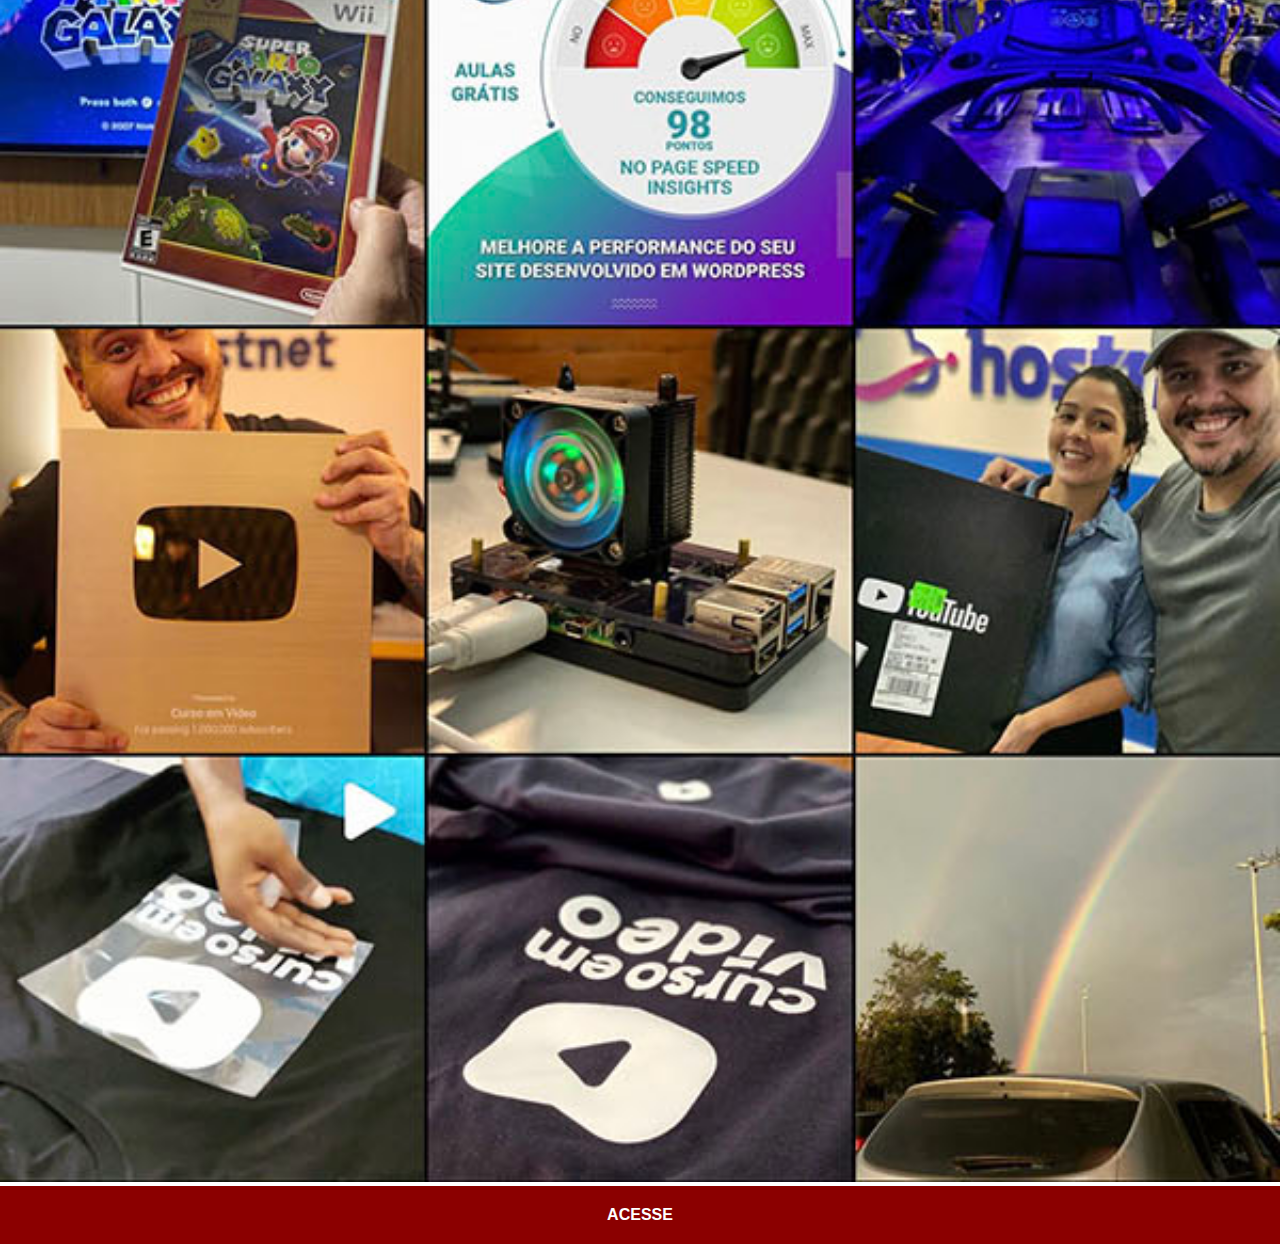
<file: instagram.html>
<!DOCTYPE html>
<html lang="pt-br">
<head>
    <meta charset="UTF-8">
    <meta http-equiv="X-UA-Compatible" content="IE=edge">
    <meta name="viewport" content="width=device-width, initial-scale=1.0">
    <title>Instagram</title>
    <link rel="stylesheet" href="estilos/social.css">
</head>
<body>
    <img src="imagens/tela-instagram.jpg" alt="Instagram">
    <a href="https://www.instagram.com/" target="_blank">ACESSE</a>
</body>
</html>
</file>
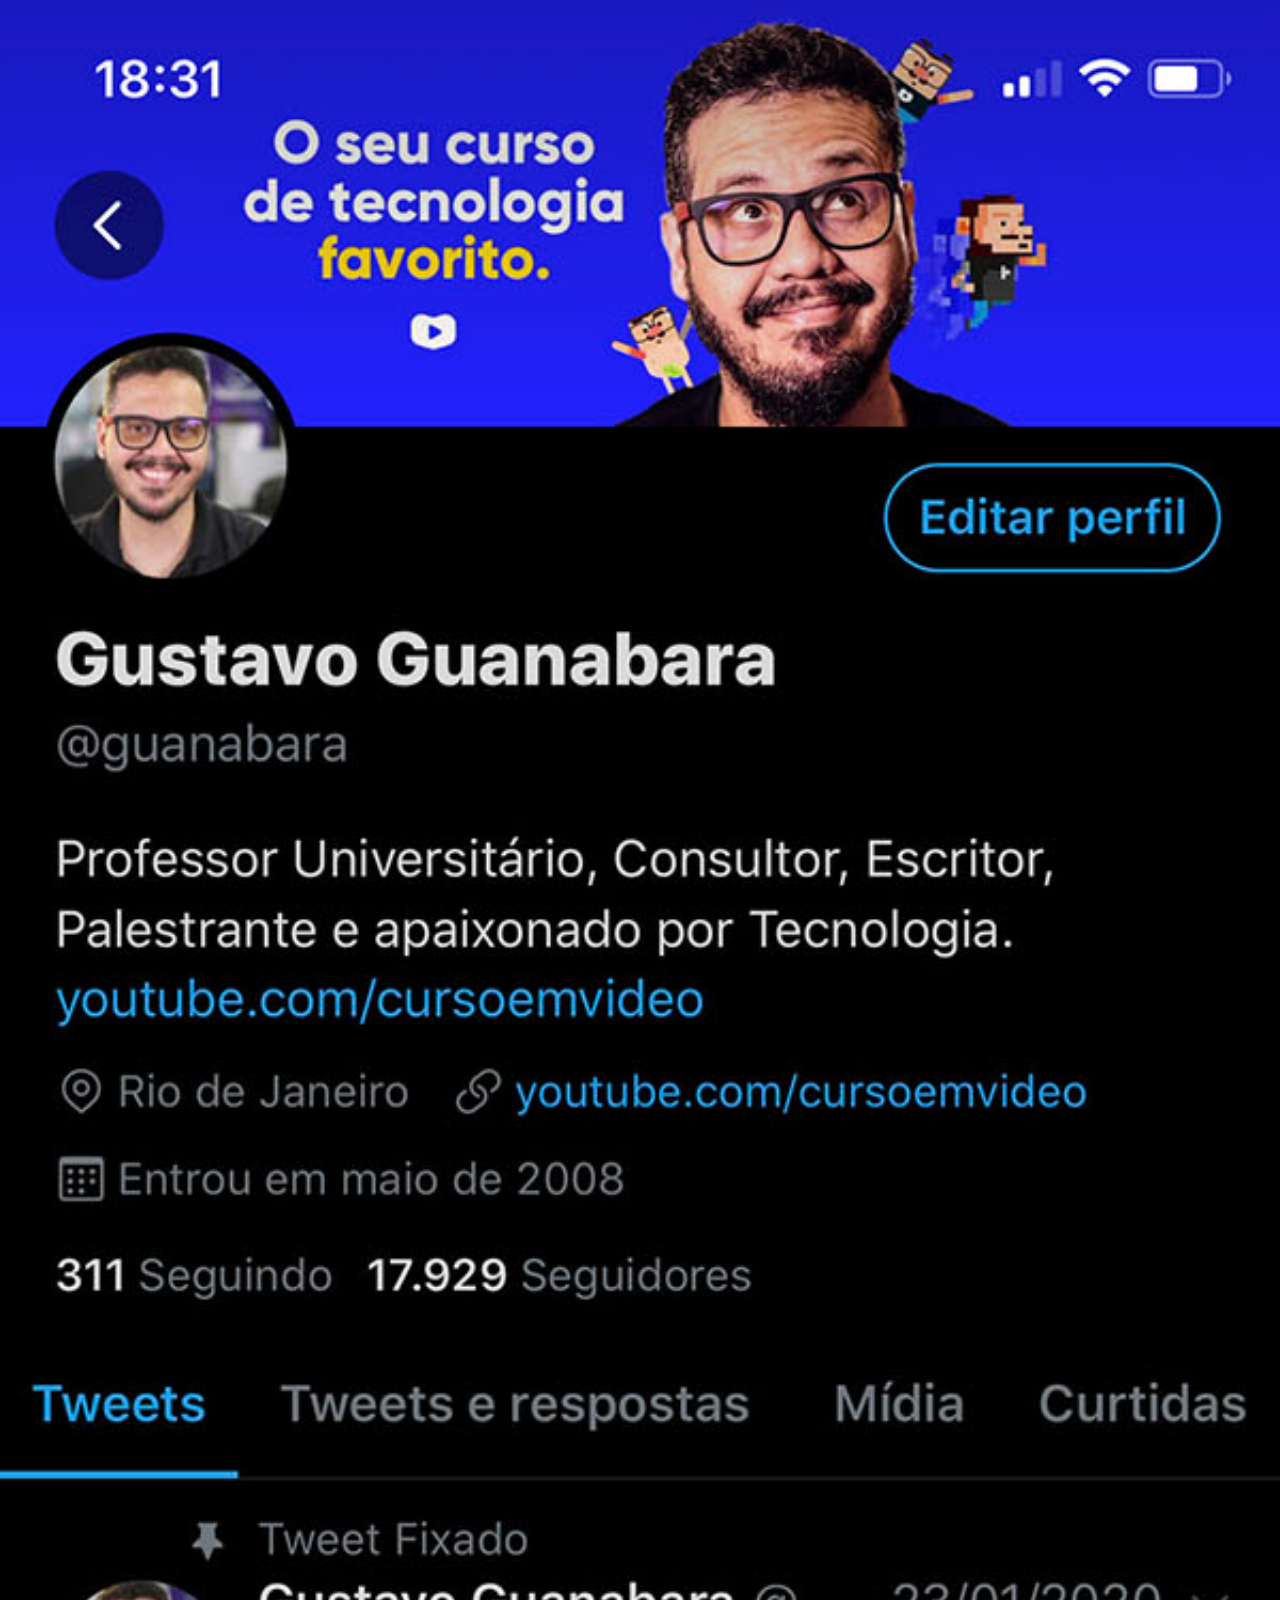
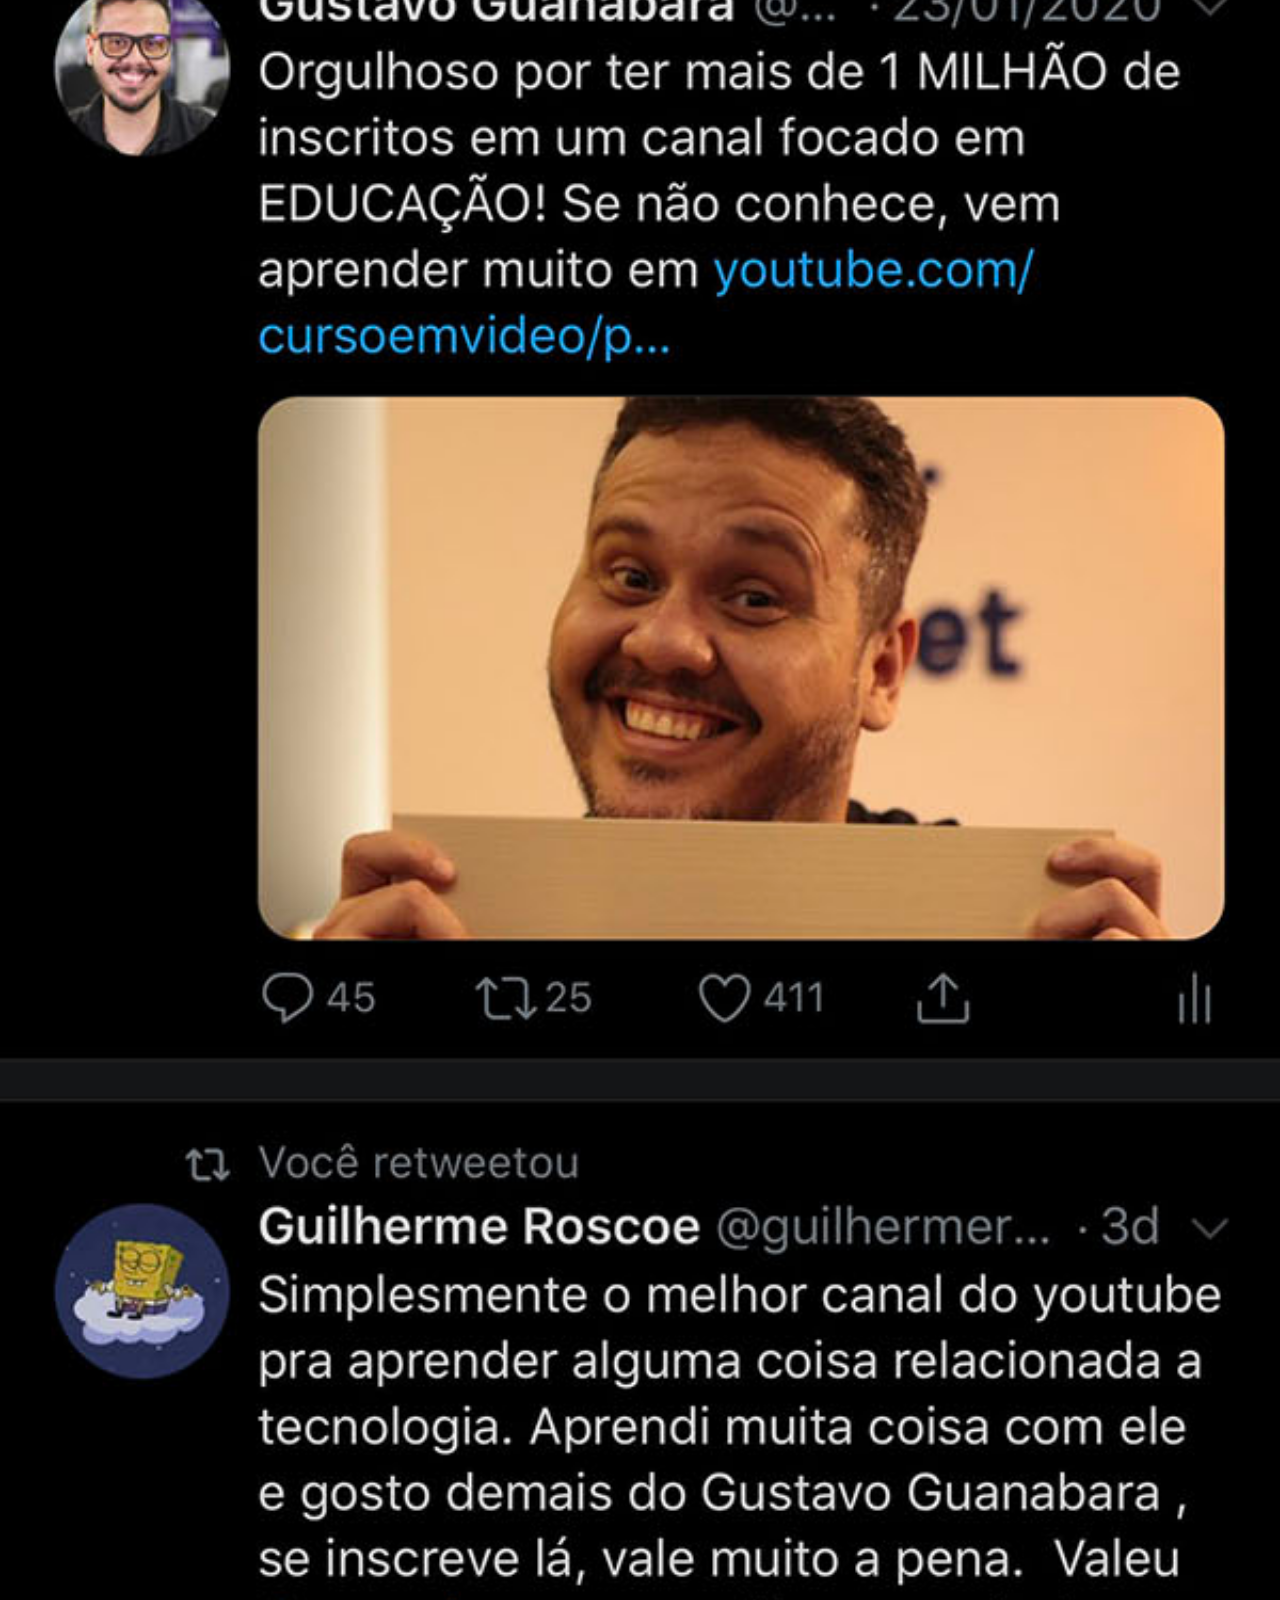
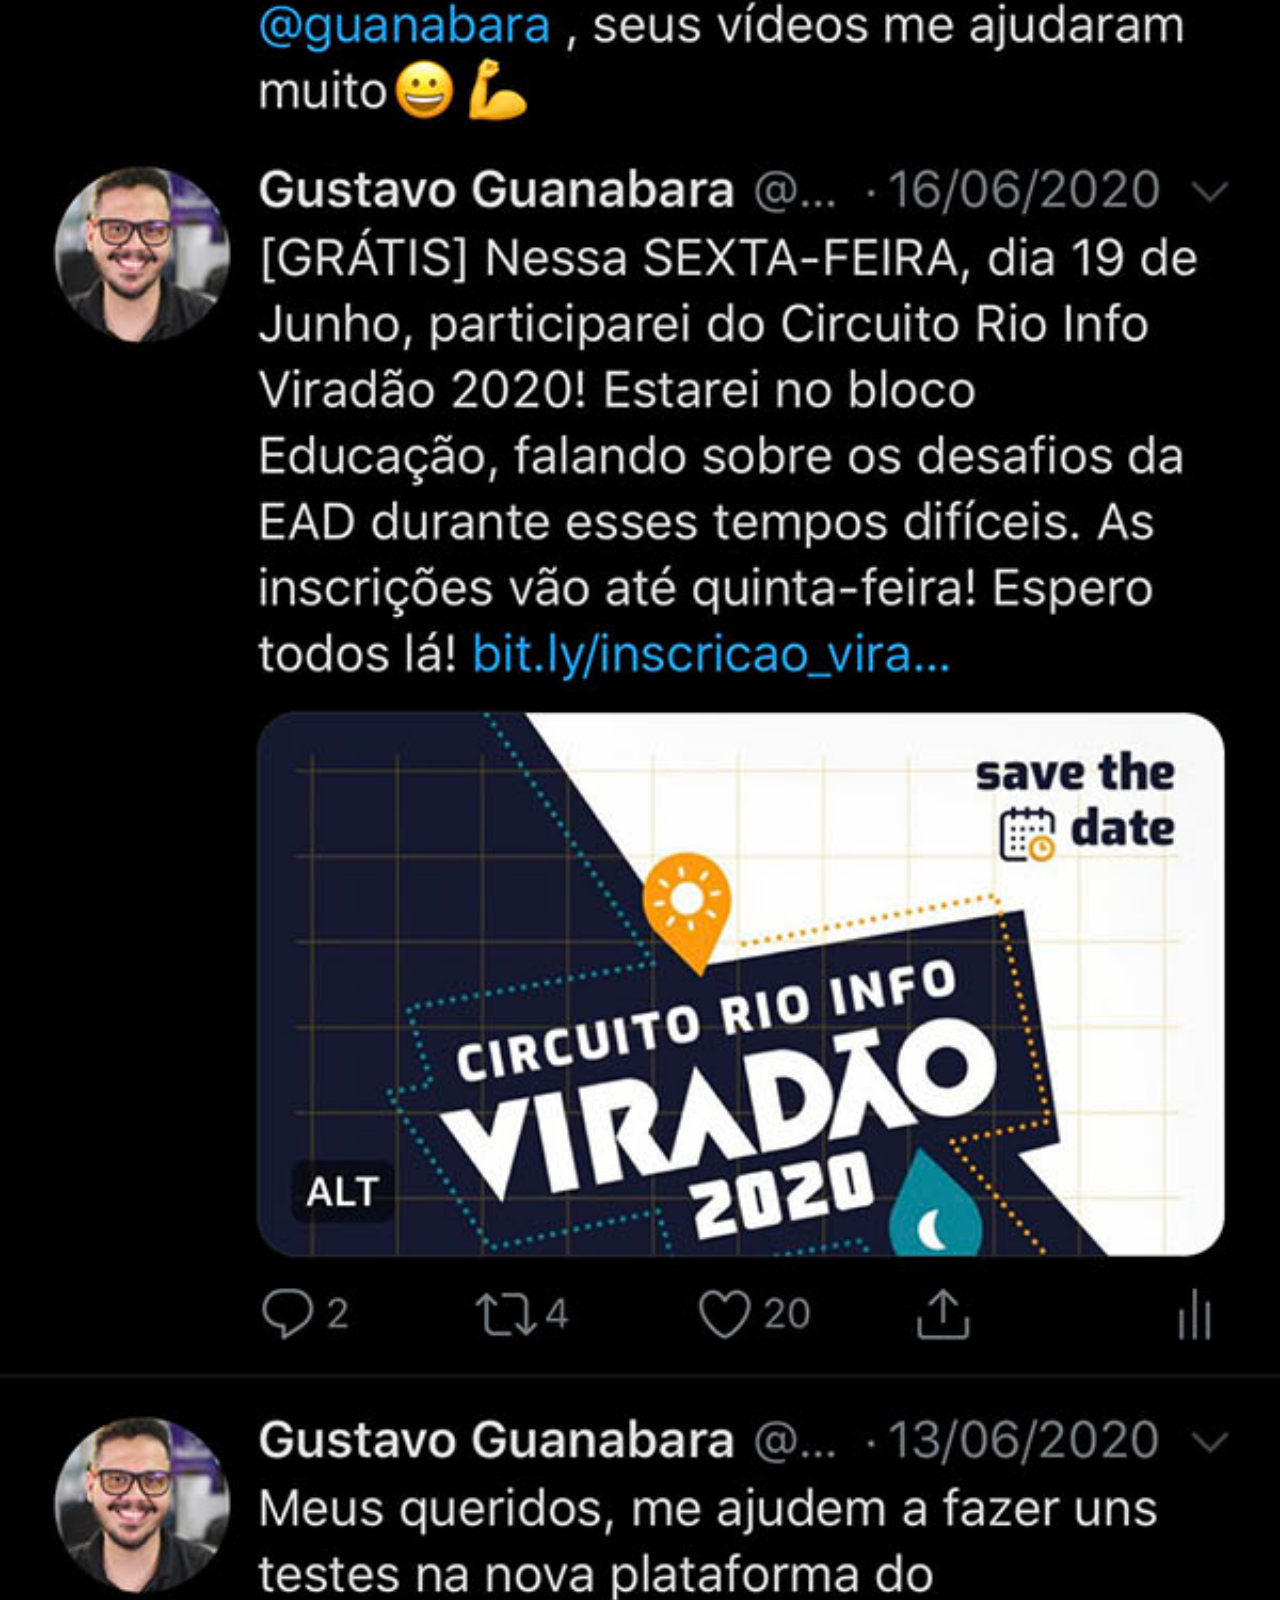
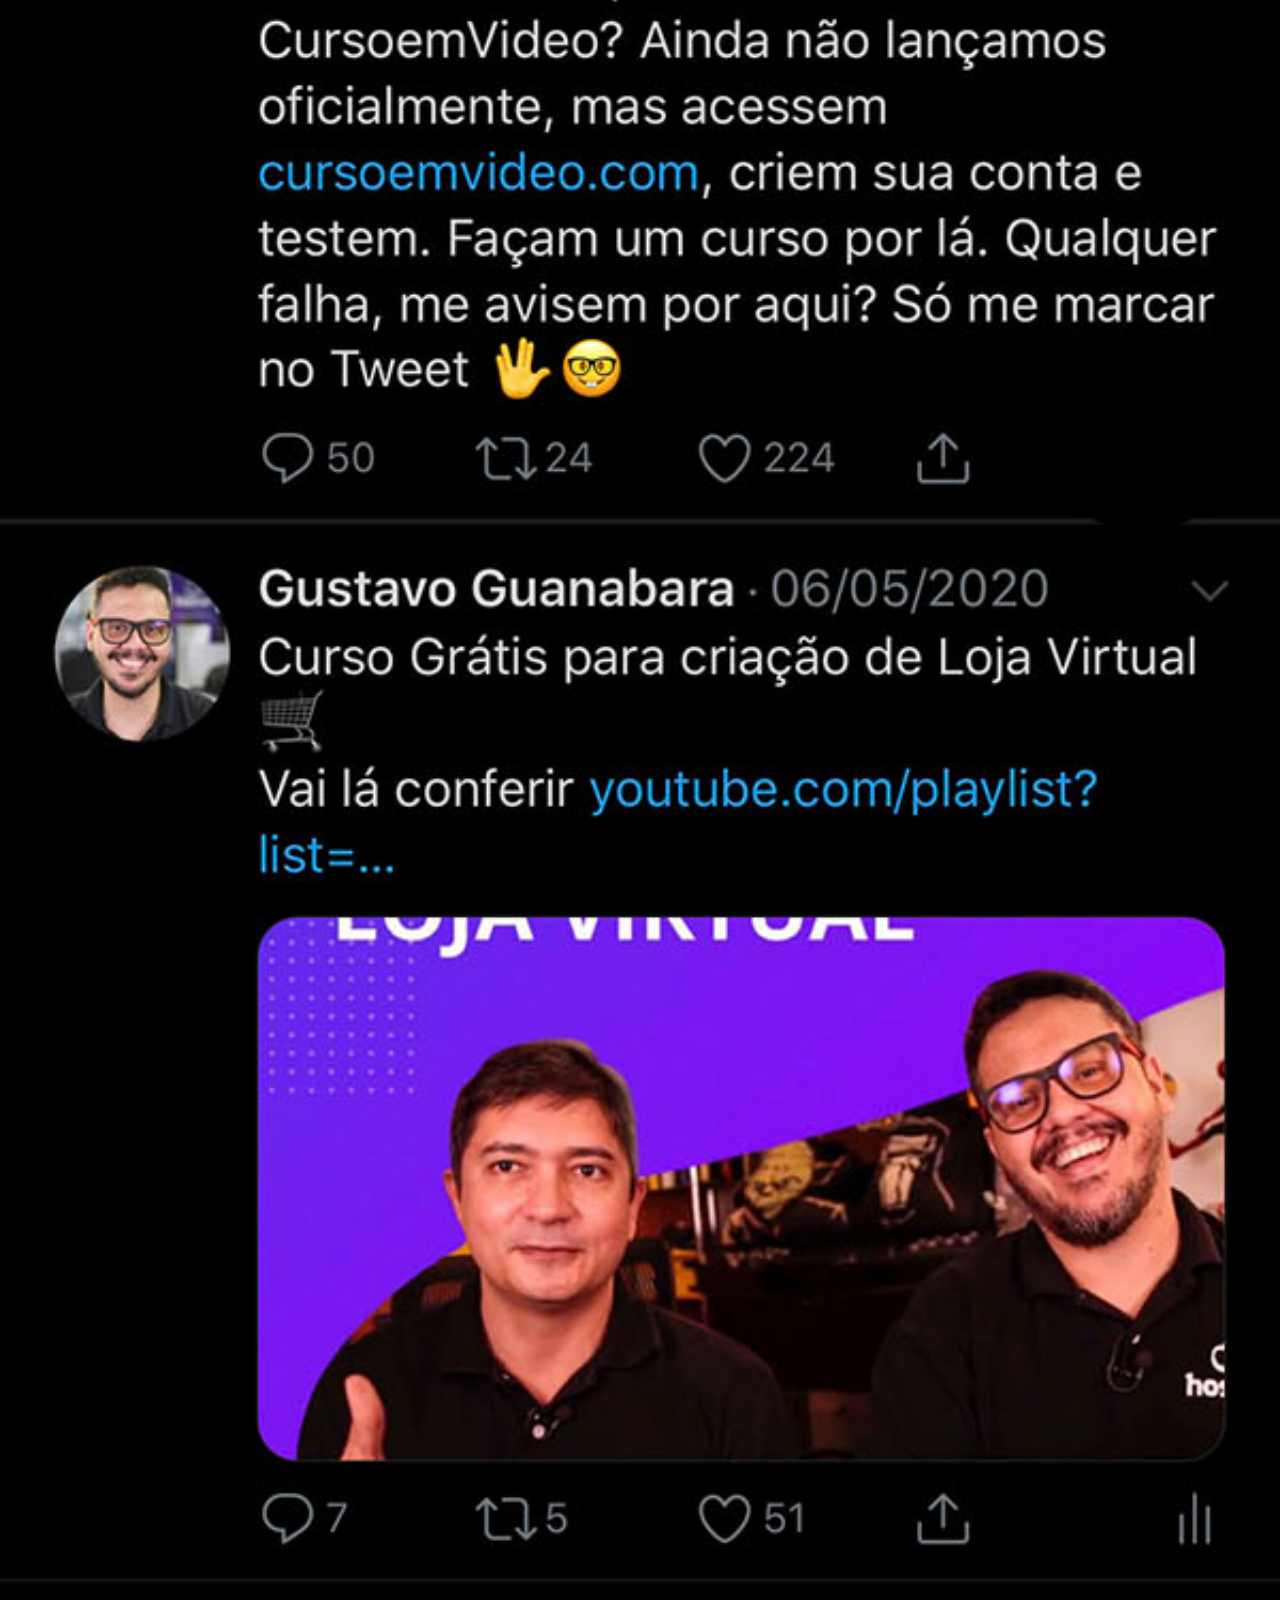
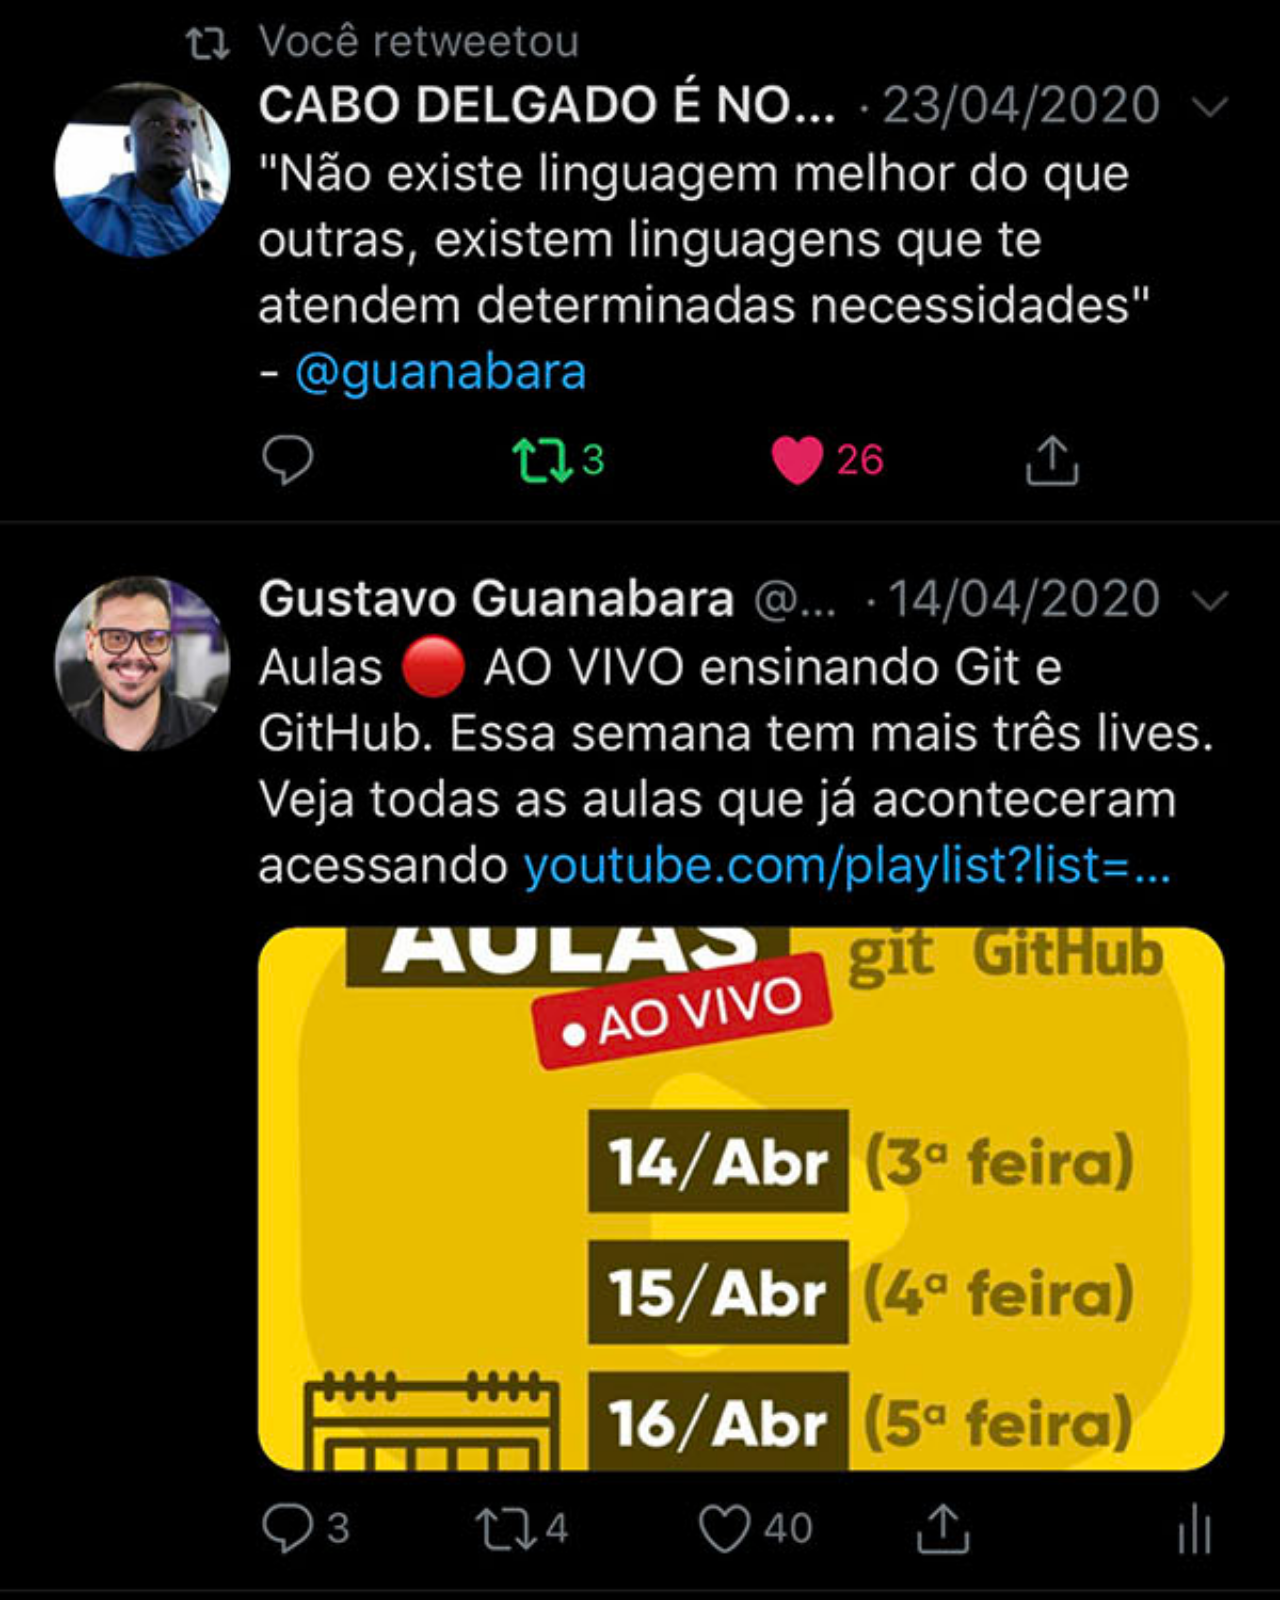
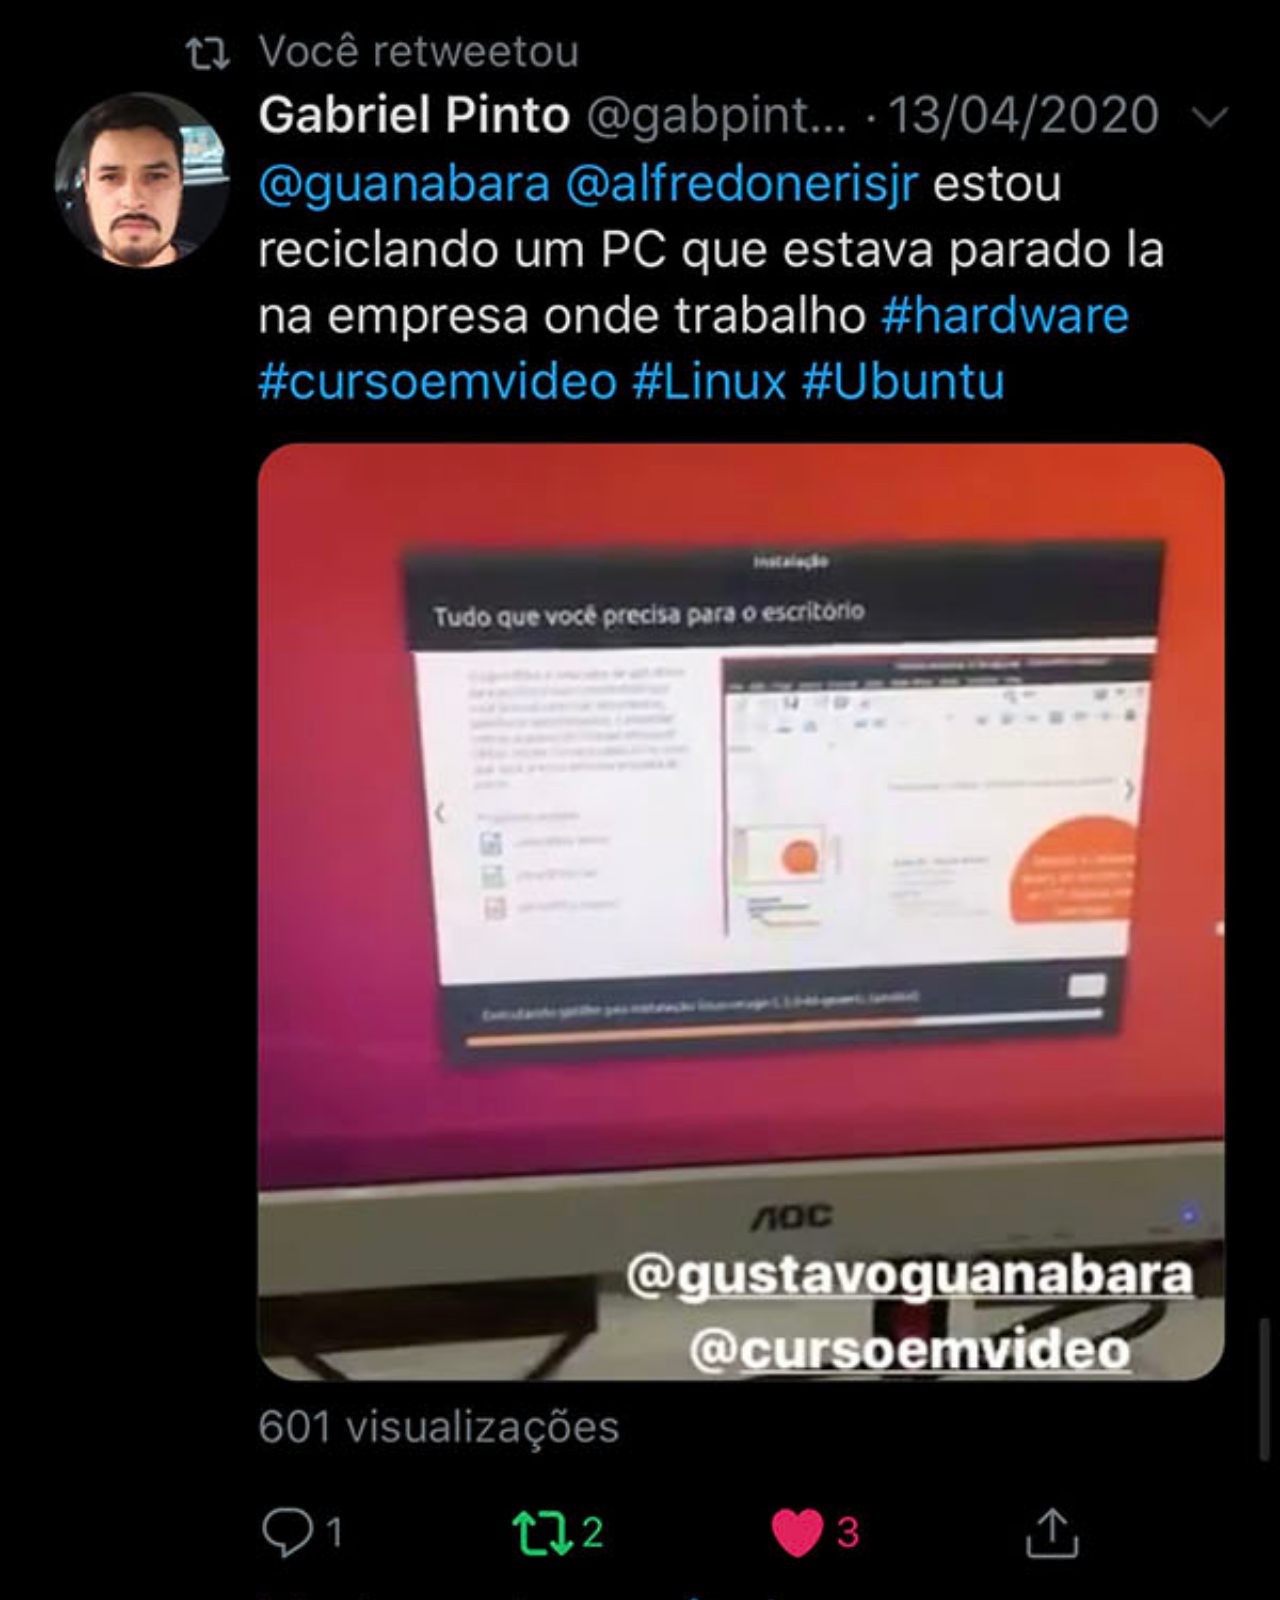
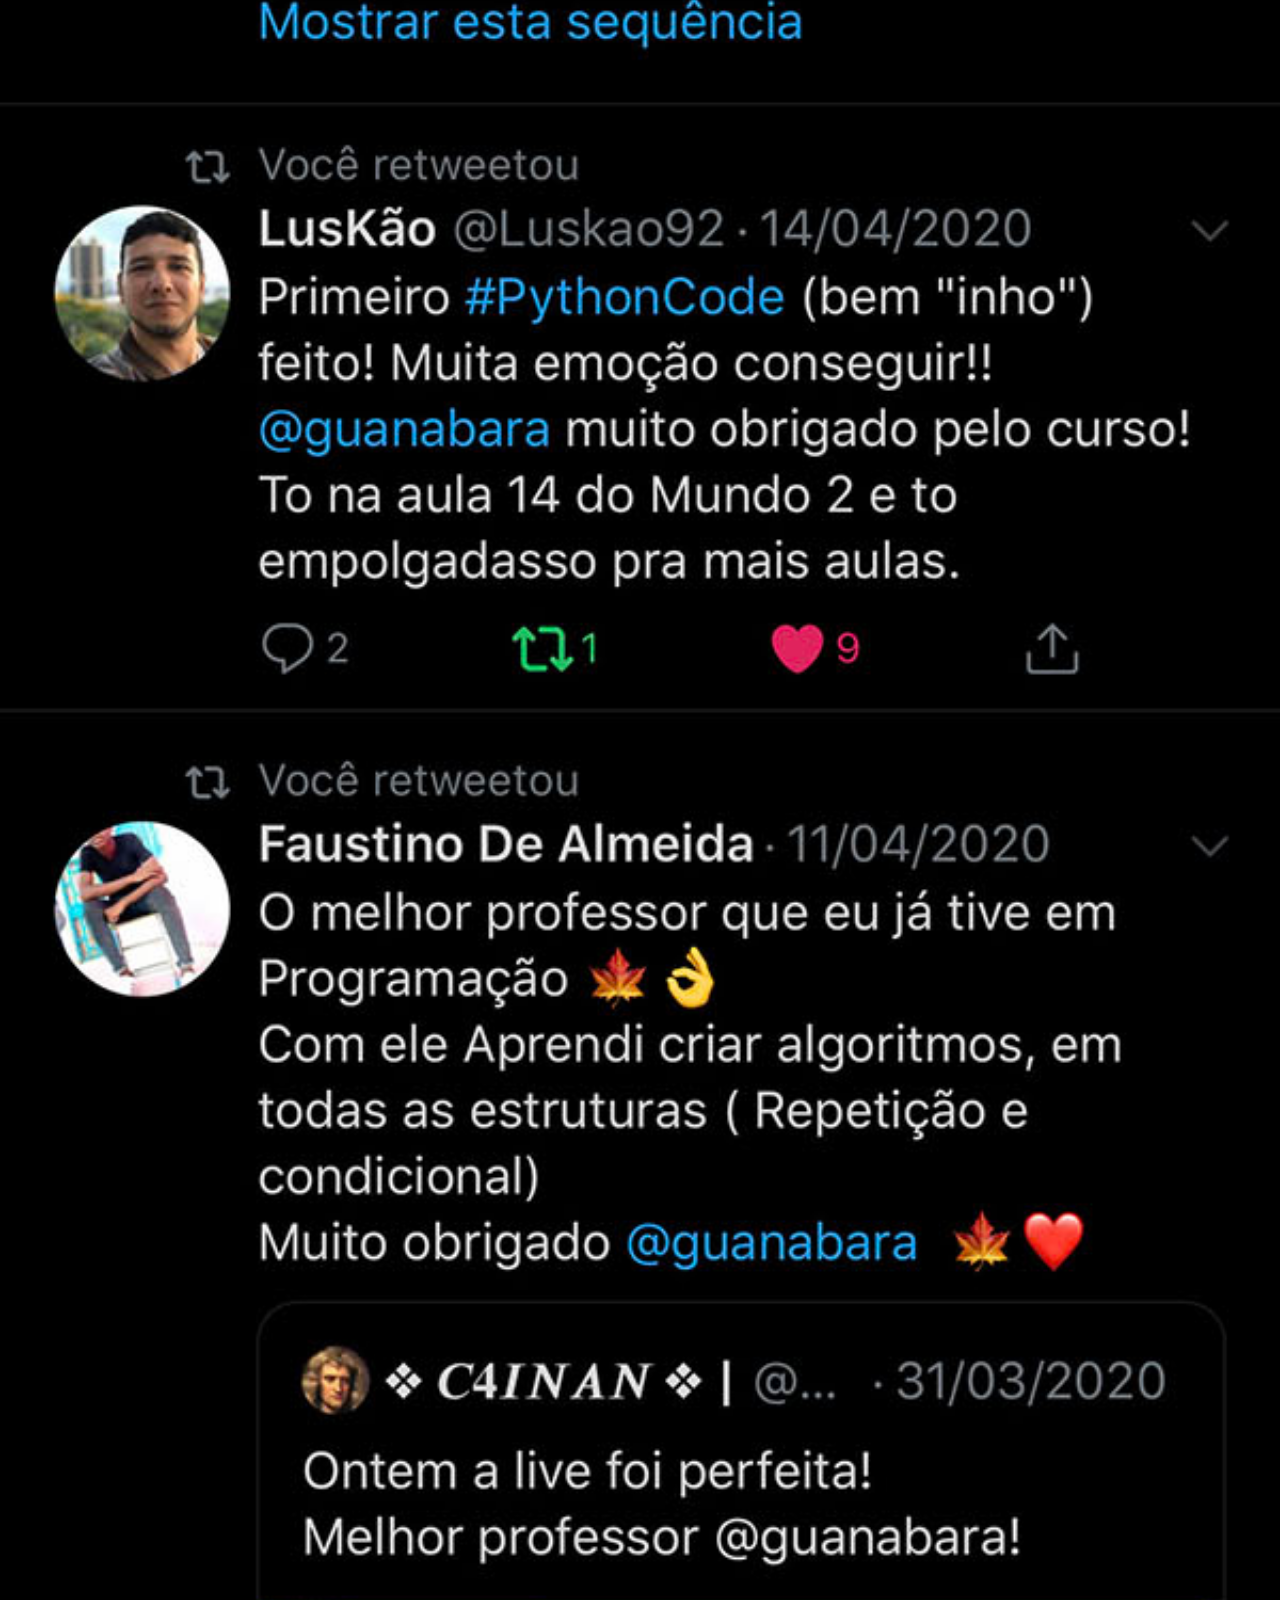
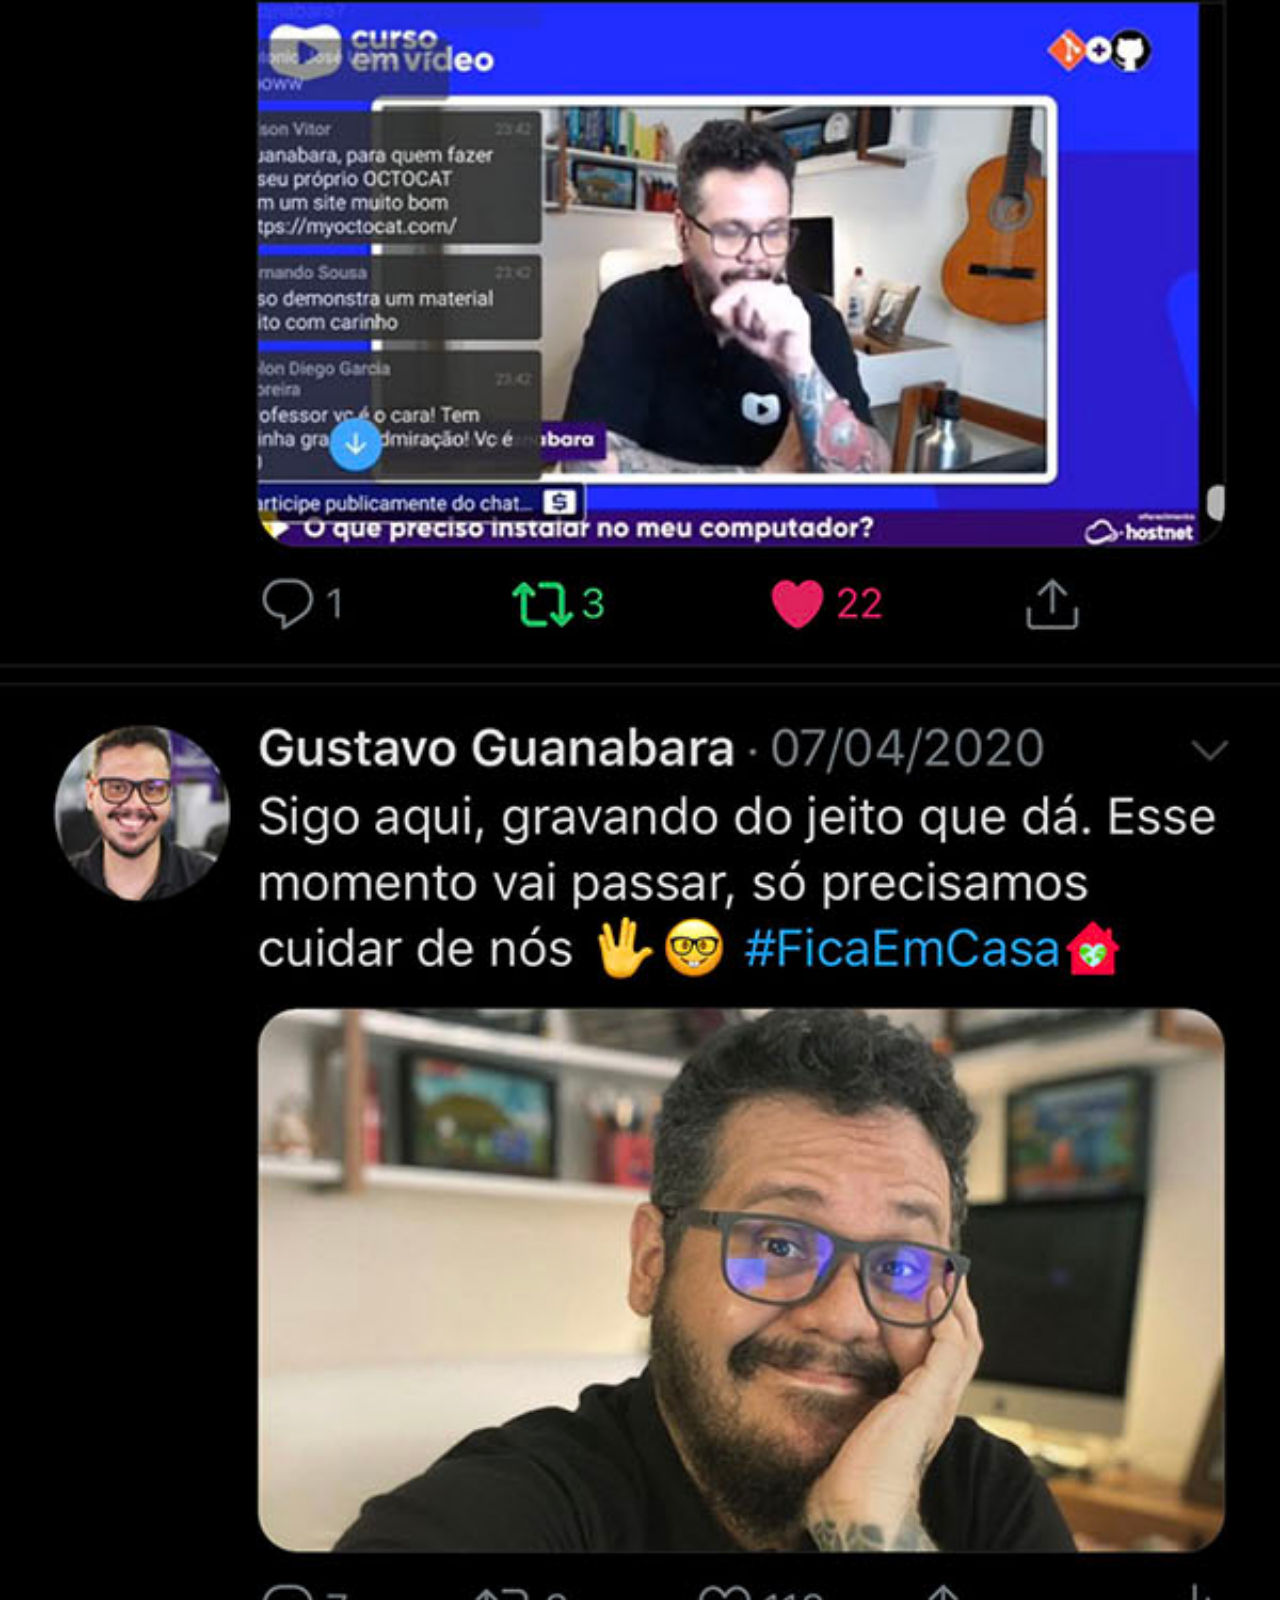
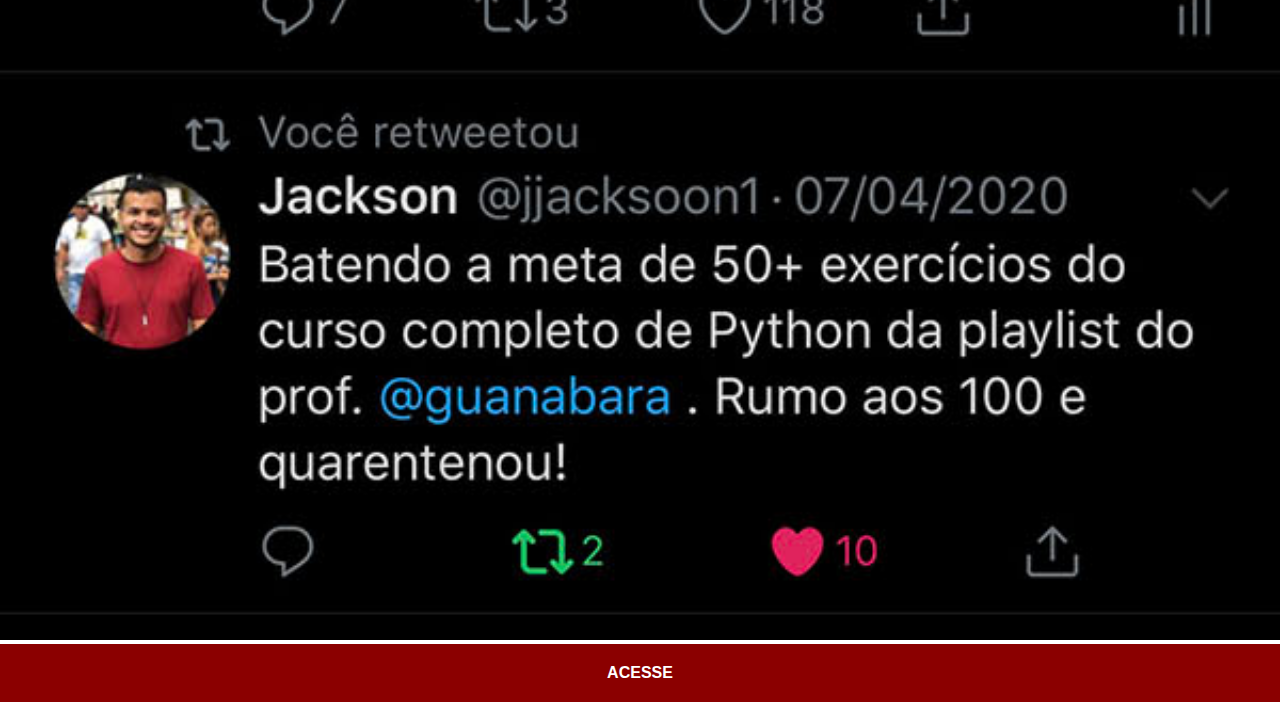
<file: twitter.html>
<!DOCTYPE html>
<html lang="p-br">
<head>
    <meta charset="UTF-8">
    <meta http-equiv="X-UA-Compatible" content="IE=edge">
    <meta name="viewport" content="width=device-width, initial-scale=1.0">
    <title>Twitter</title>
    <link rel="stylesheet" href="estilos/social.css">
</head>
<body>
    <img src="imagens/tela-twitter.jpg" alt="Twitter">
    <a href="https://twitter.com/i/flow/login?input_flow_data=%7B%22requested_variant%22%3A%22eyJsYW5nIjoicHQifQ%3D%3D%22%7D" target="_blank">ACESSE</a>
    
</body>
</html>
</file>
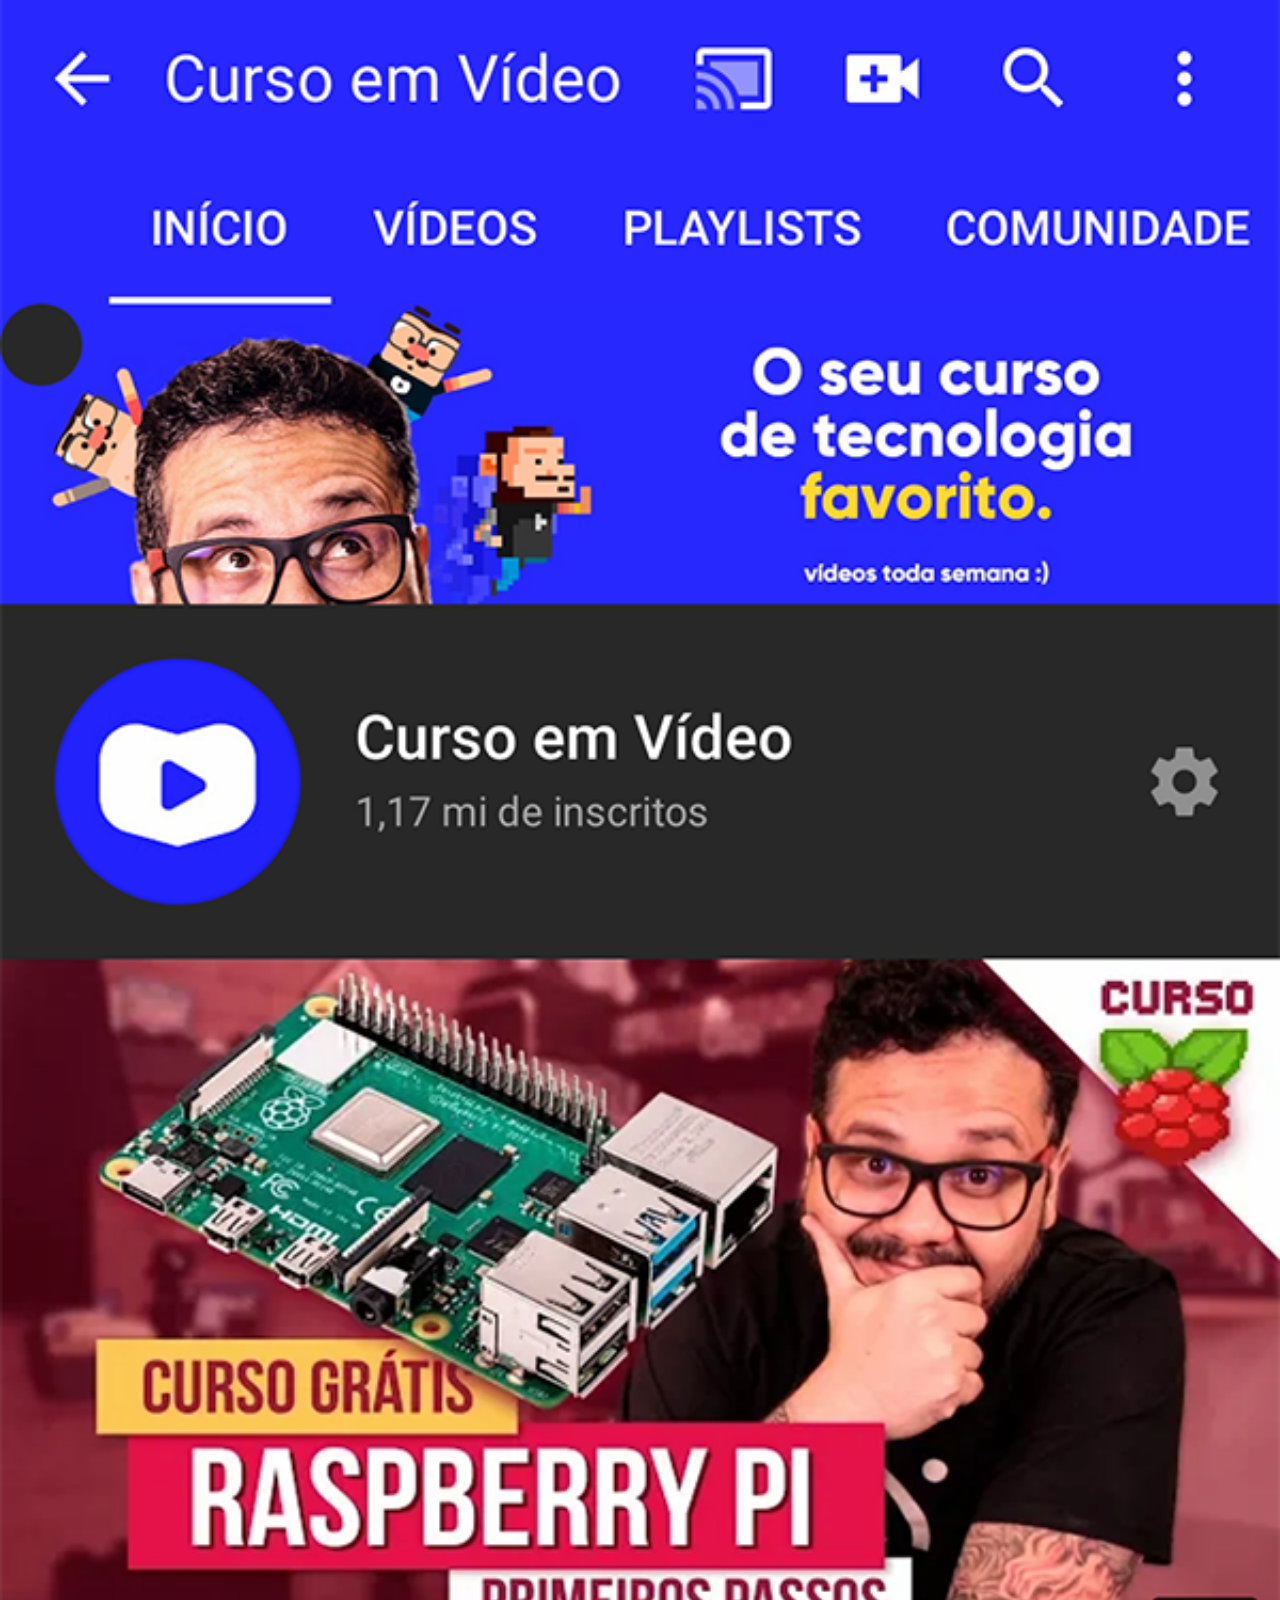
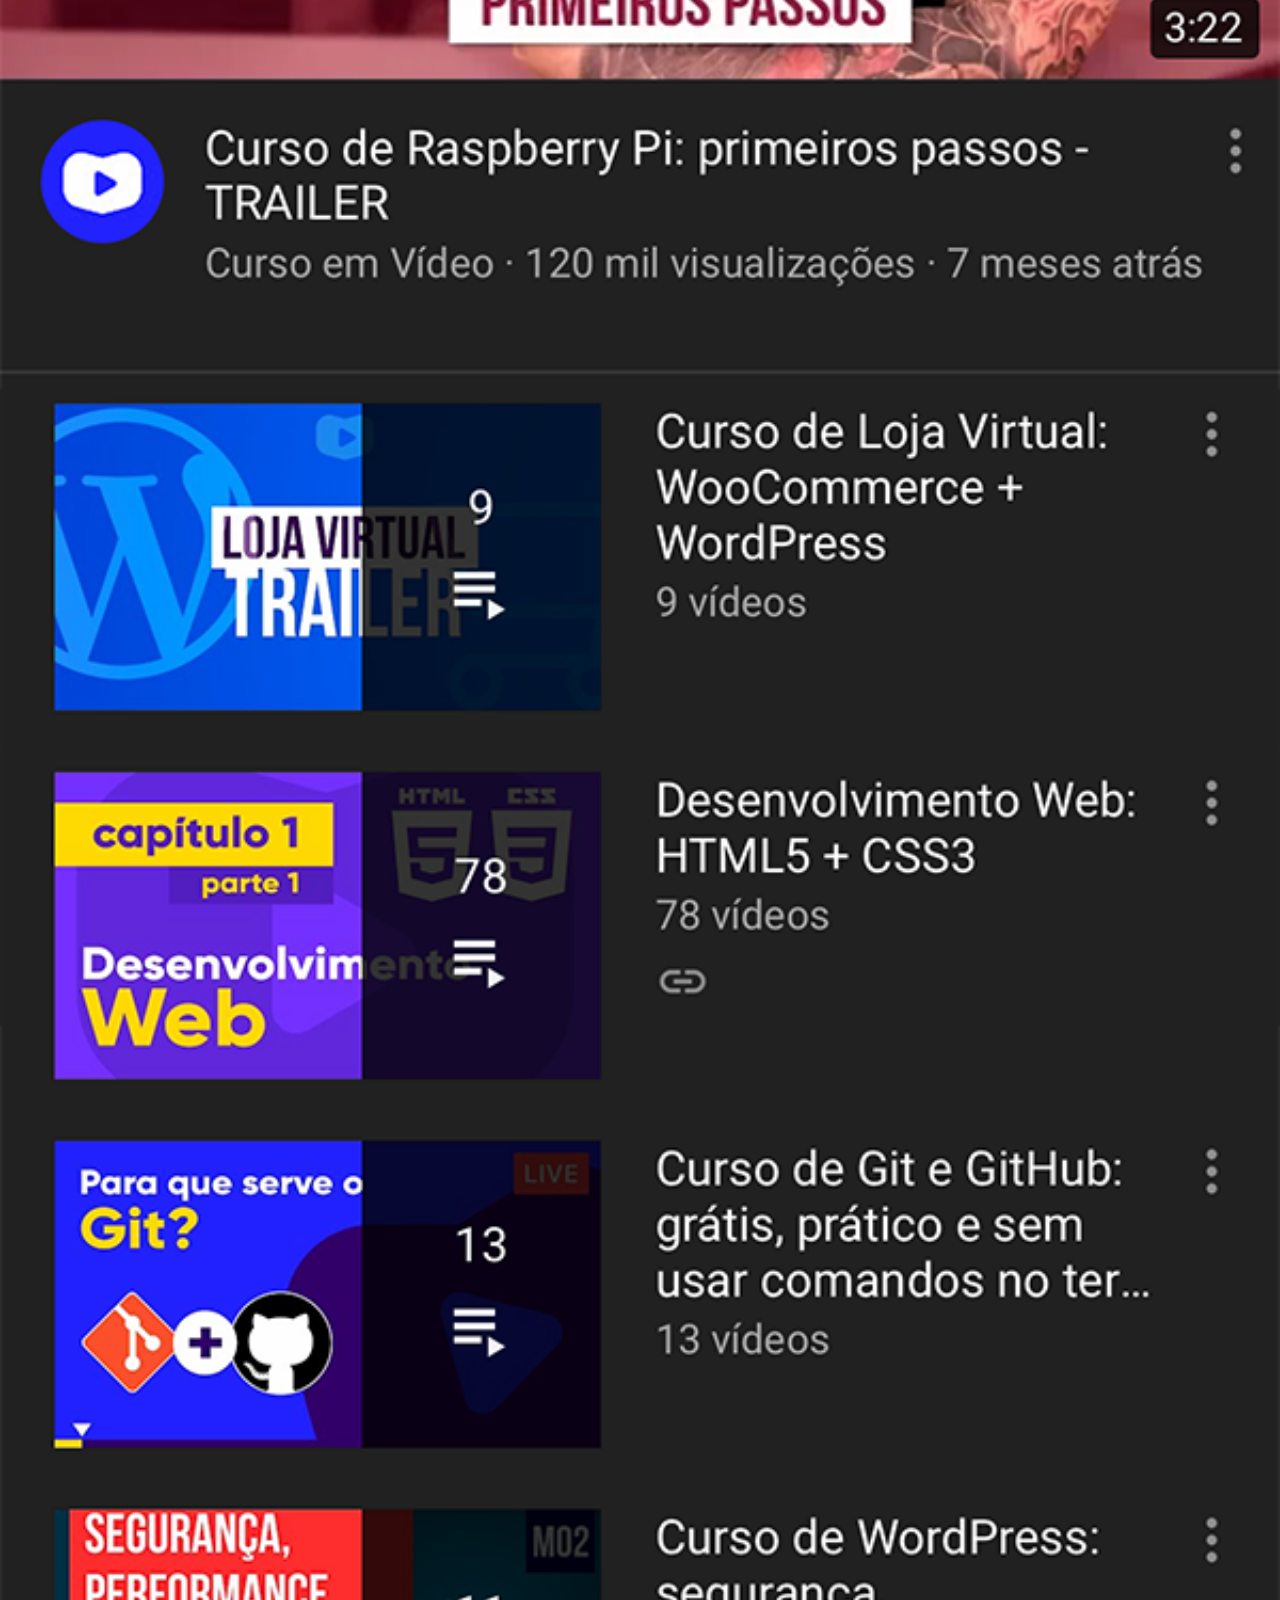
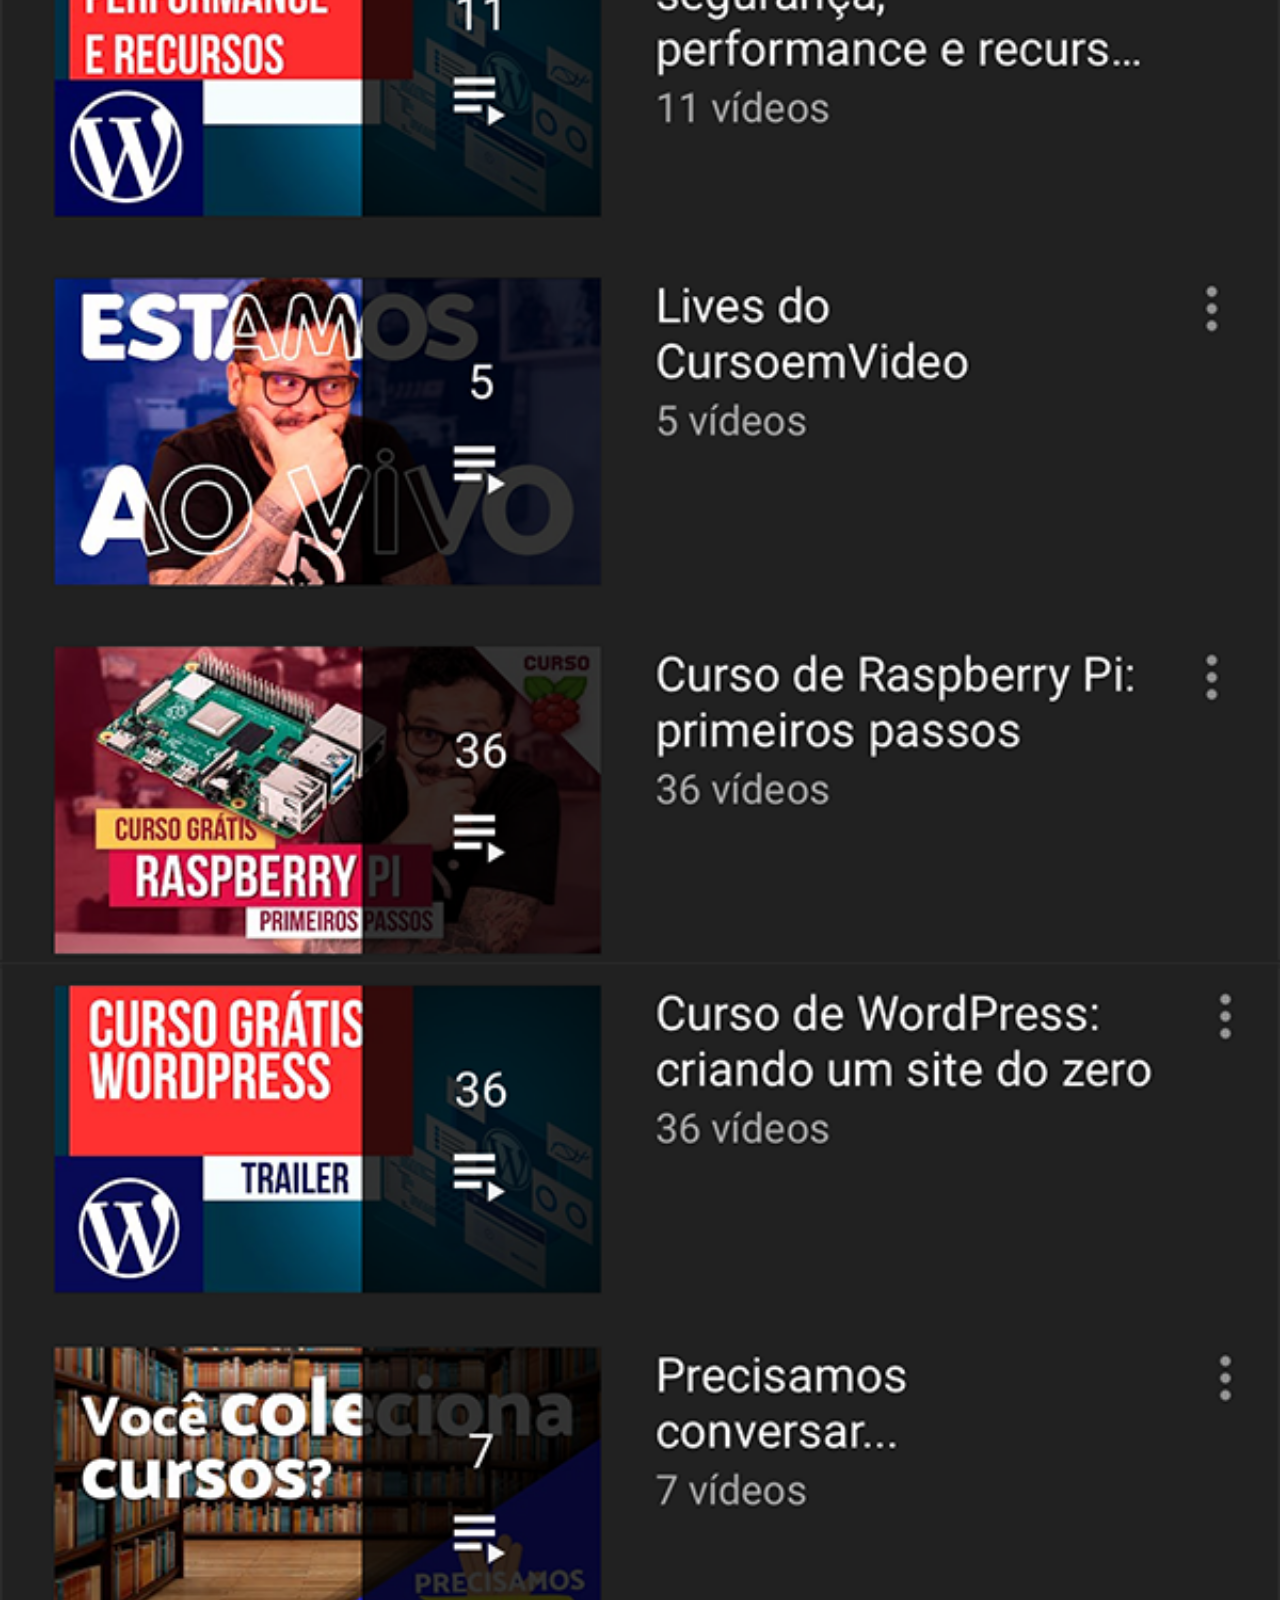
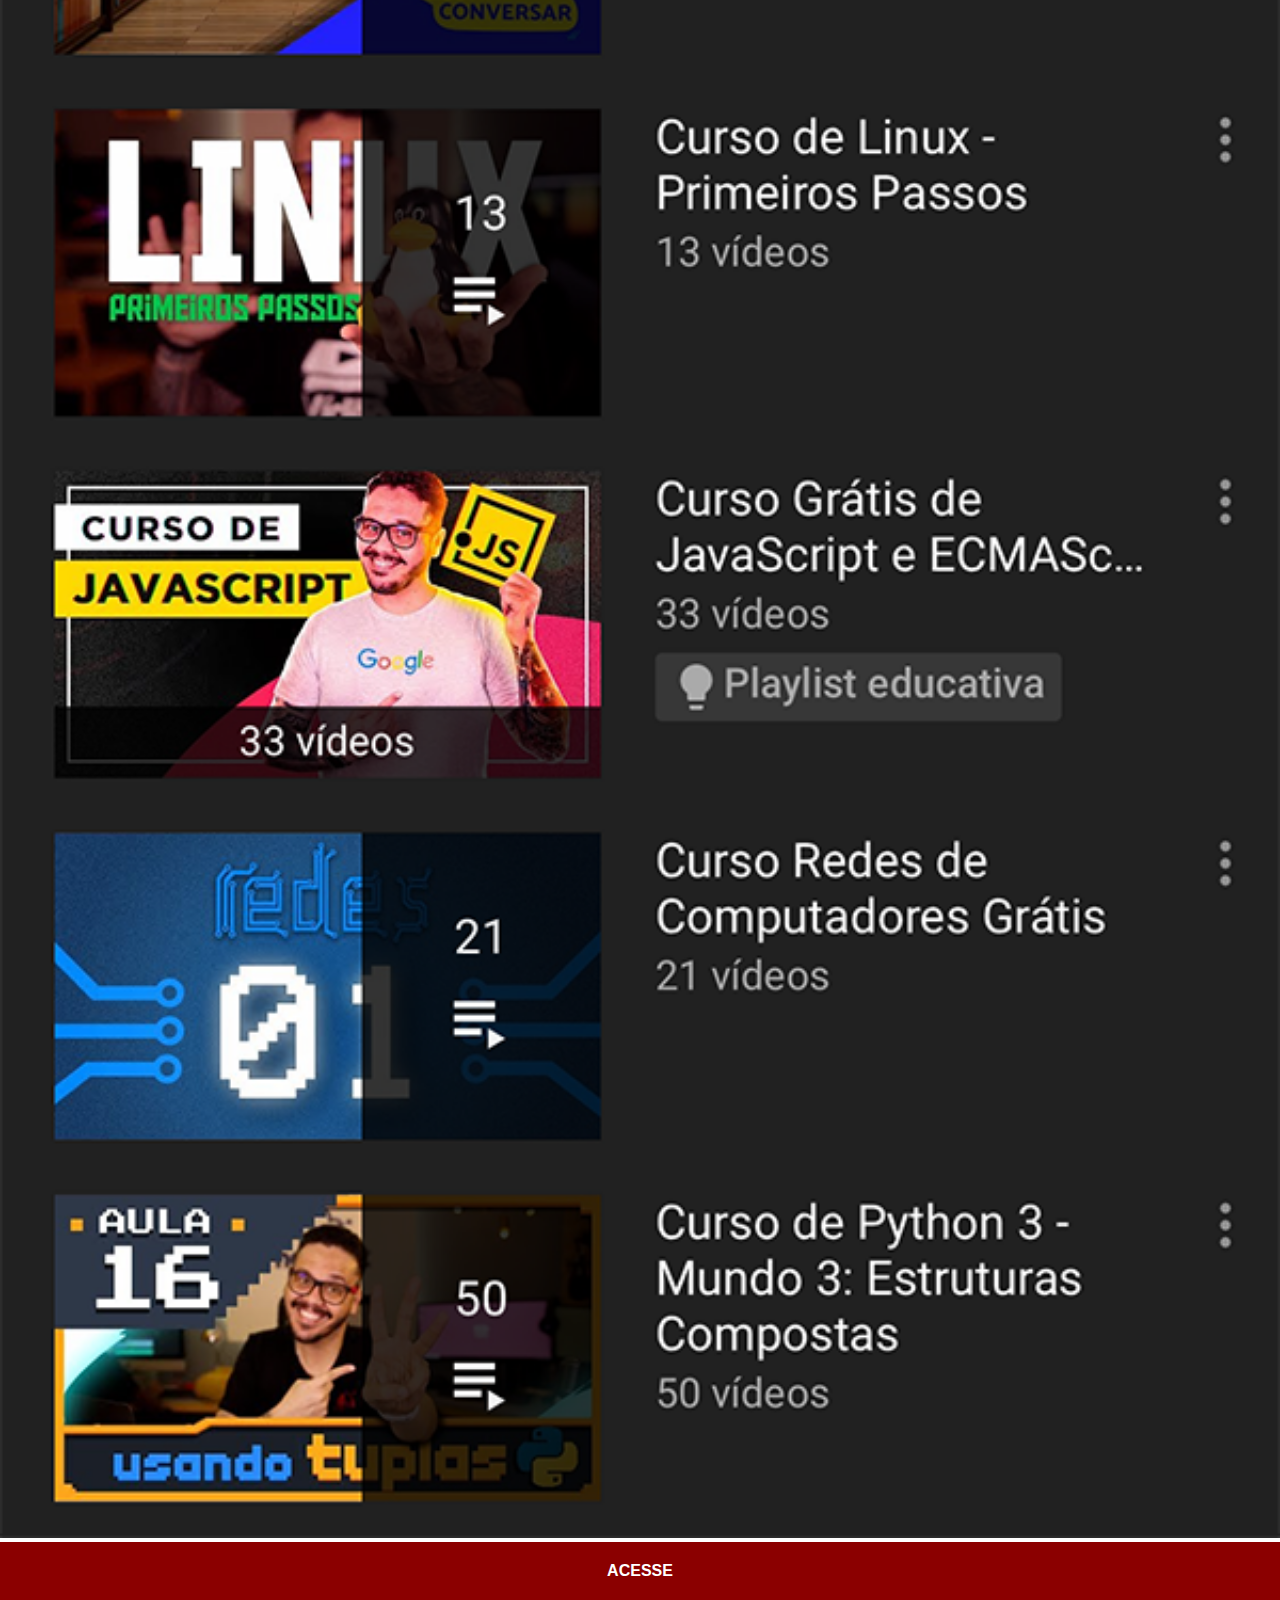
<file: youtube.html>
<!DOCTYPE html>
<html lang="pt-br">
<head>
    <meta charset="UTF-8">
    <meta http-equiv="X-UA-Compatible" content="IE=edge">
    <meta name="viewport" content="width=device-width, initial-scale=1.0">
    <title>Youtube</title>
    <link rel="stylesheet" href="estilos/social.css">
</head>
<body>
    <img src="imagens/tela-youtube.png" alt="Youtube">
    <a href="https://www.youtube.com" target="_blank">ACESSE</a>
</body>
</html>
</file>
<file: estilos/style.css>
@charset "UTF-8";
*{
    margin: 0px;
    padding: 0px;
    font-family: Arial, Helvetica, sans-serif;
}

html,body{
    height: 10vh;
    width: 100vw;
    
}
body{
    background: url(../imagens/fundo-madeira.jpg) no-repeat top center;
    background-size: cover;
    background-attachment: fixed;
}
main{
    position: relative;
    height: 100vh;
    
}
section#telefone{
    position: absolute;
    top: 50%;
    left: 50%;
    transform: translate(-50%, -50%);
    height: 627px;
    width: 311px;
    background: url(../imagens/frame-iphone.png) no-repeat;
}
iframe#tela{
    position: relative;
    top: 80px;
    left: 22px;
    width: 267px;
    height: 471px;
}
section#redes-sociais{
    text-align: right;
}
section#redes-sociais img{
    width: 50px;
    margin: 10px;
    border-radius: 50%;
    box-shadow: 2px 2px 5px rgba(0, 0, 0, 0.400);
    box-sizing: border-box;
}
section#redes-sociais img:hover{
    border: 2px solid rgba(255, 255, 255, 0.637);
    transform: translate(-3px, -3px);
    box-shadow: 5px 5px 10px rgba(0, 0, 0, 0.623);
    transition: transform 0.5s;
}
</file>
<file: estilos/social.css>
@charset "UTF-8";

*{
    margin: 0px;
    padding: 0px;
    font-family: Arial, Helvetica, sans-serif;
   }
   ::-webkit-scrollbar{
    width: 0px;
    height: 0px;
   }
   img{
    width: 100vw;

   }
   a{
    display: block;
    background-color: darkred;
    padding: 20px;
    color: white;
    text-align: center;
    font-weight: bolder;
    text-decoration: none;
    }
    a:hover{
        background-color: red;

    }
</file>
